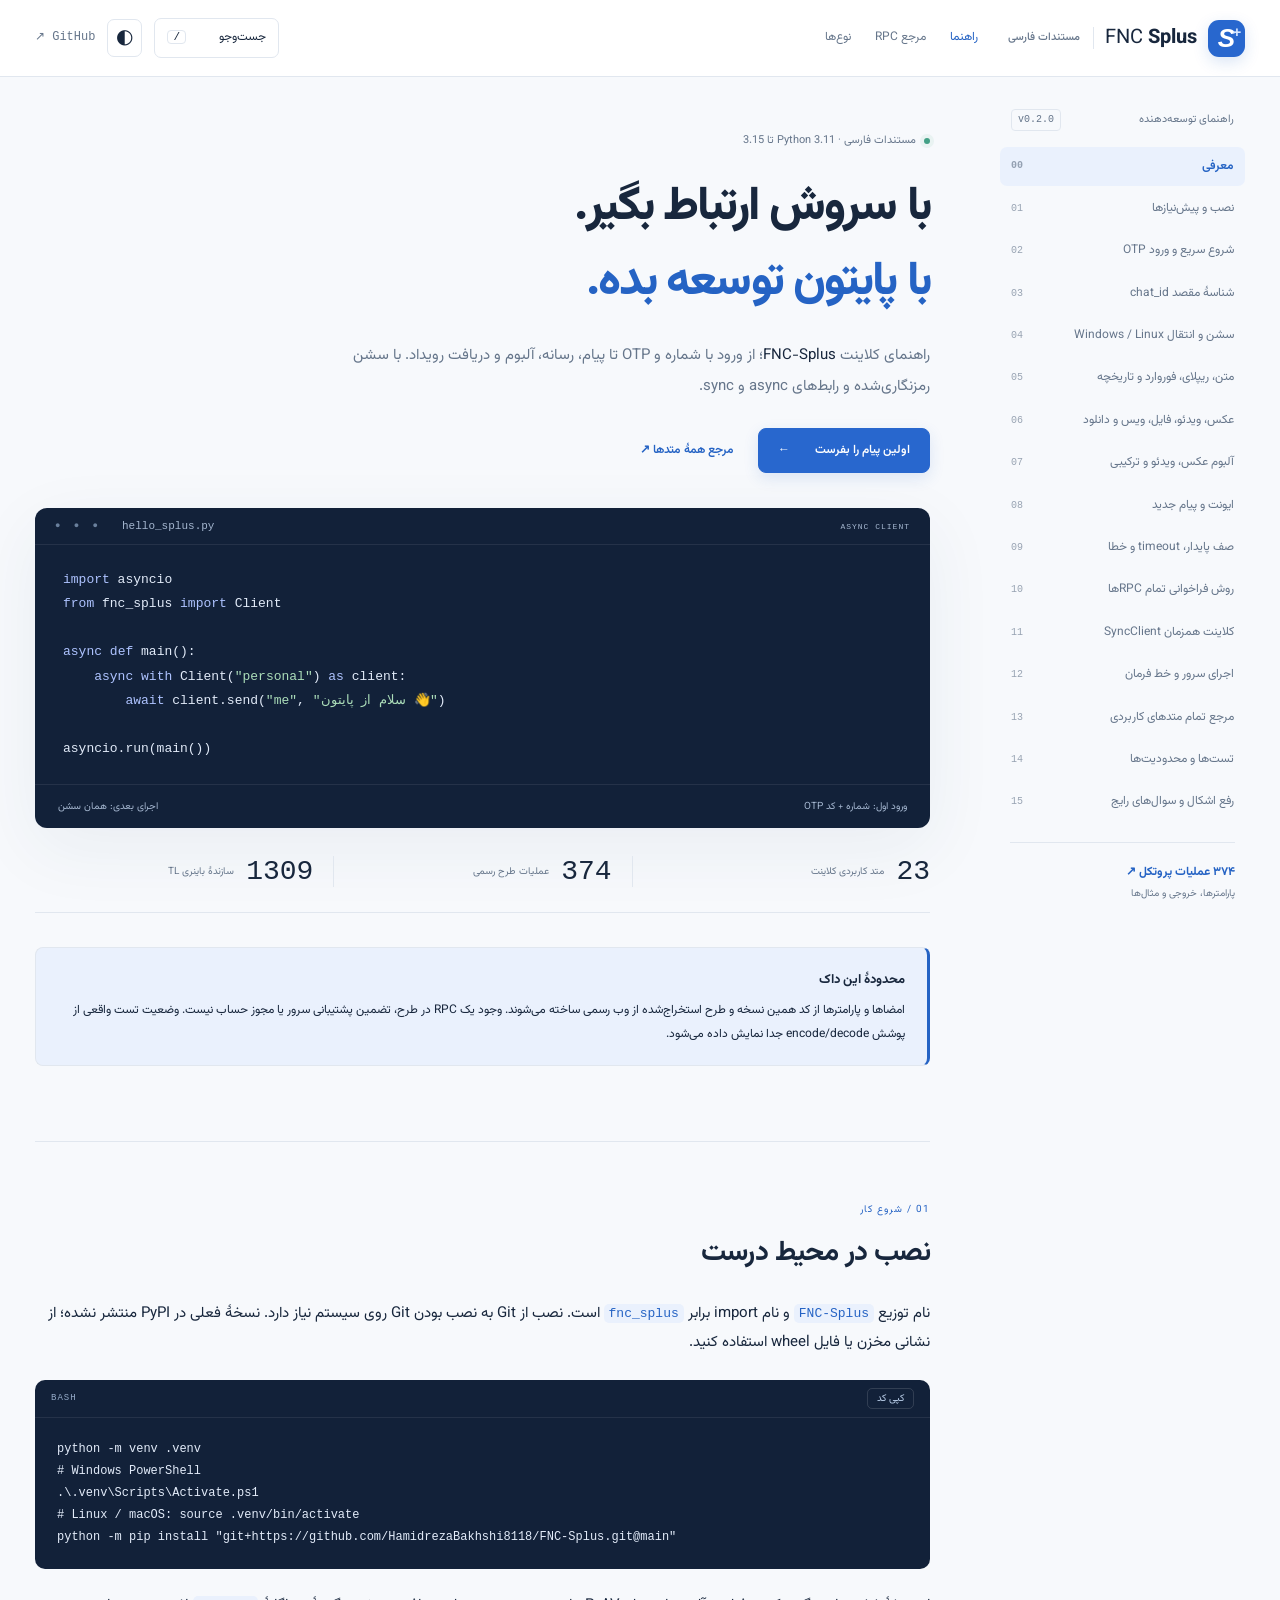
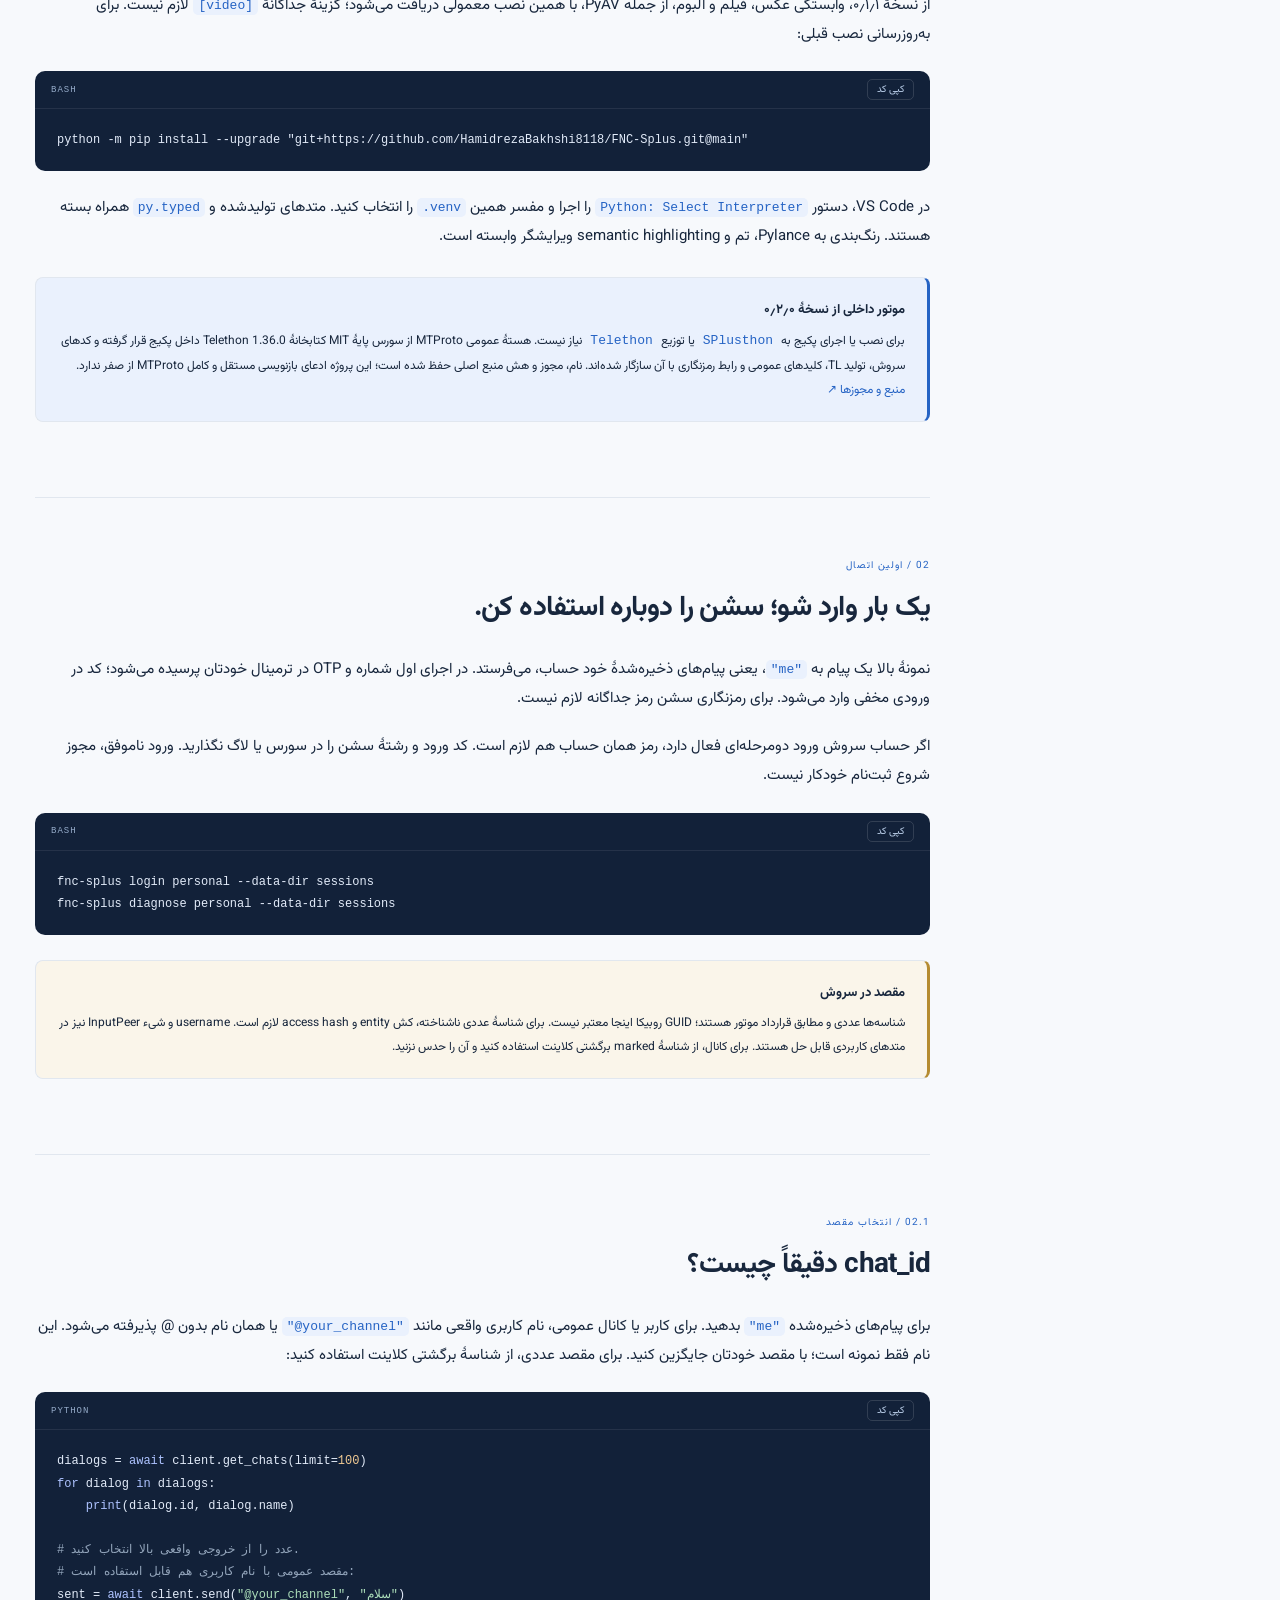
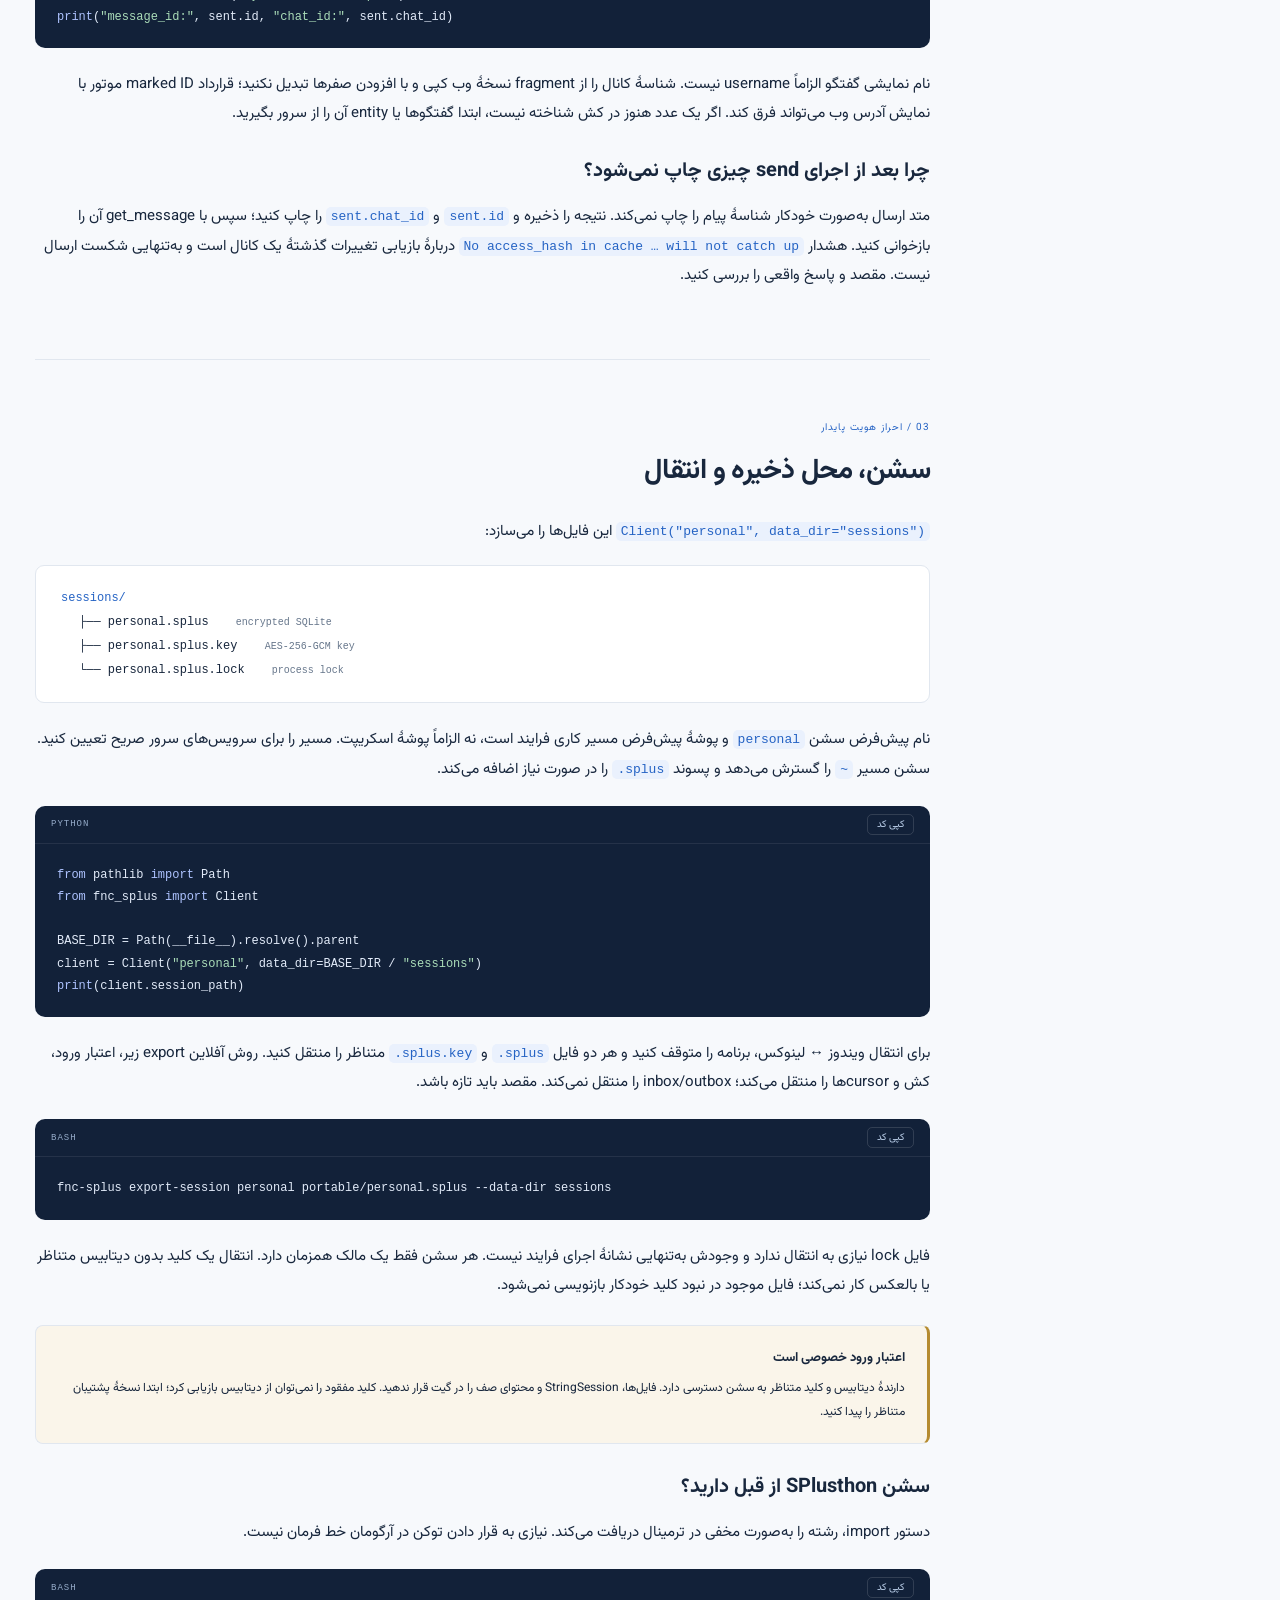
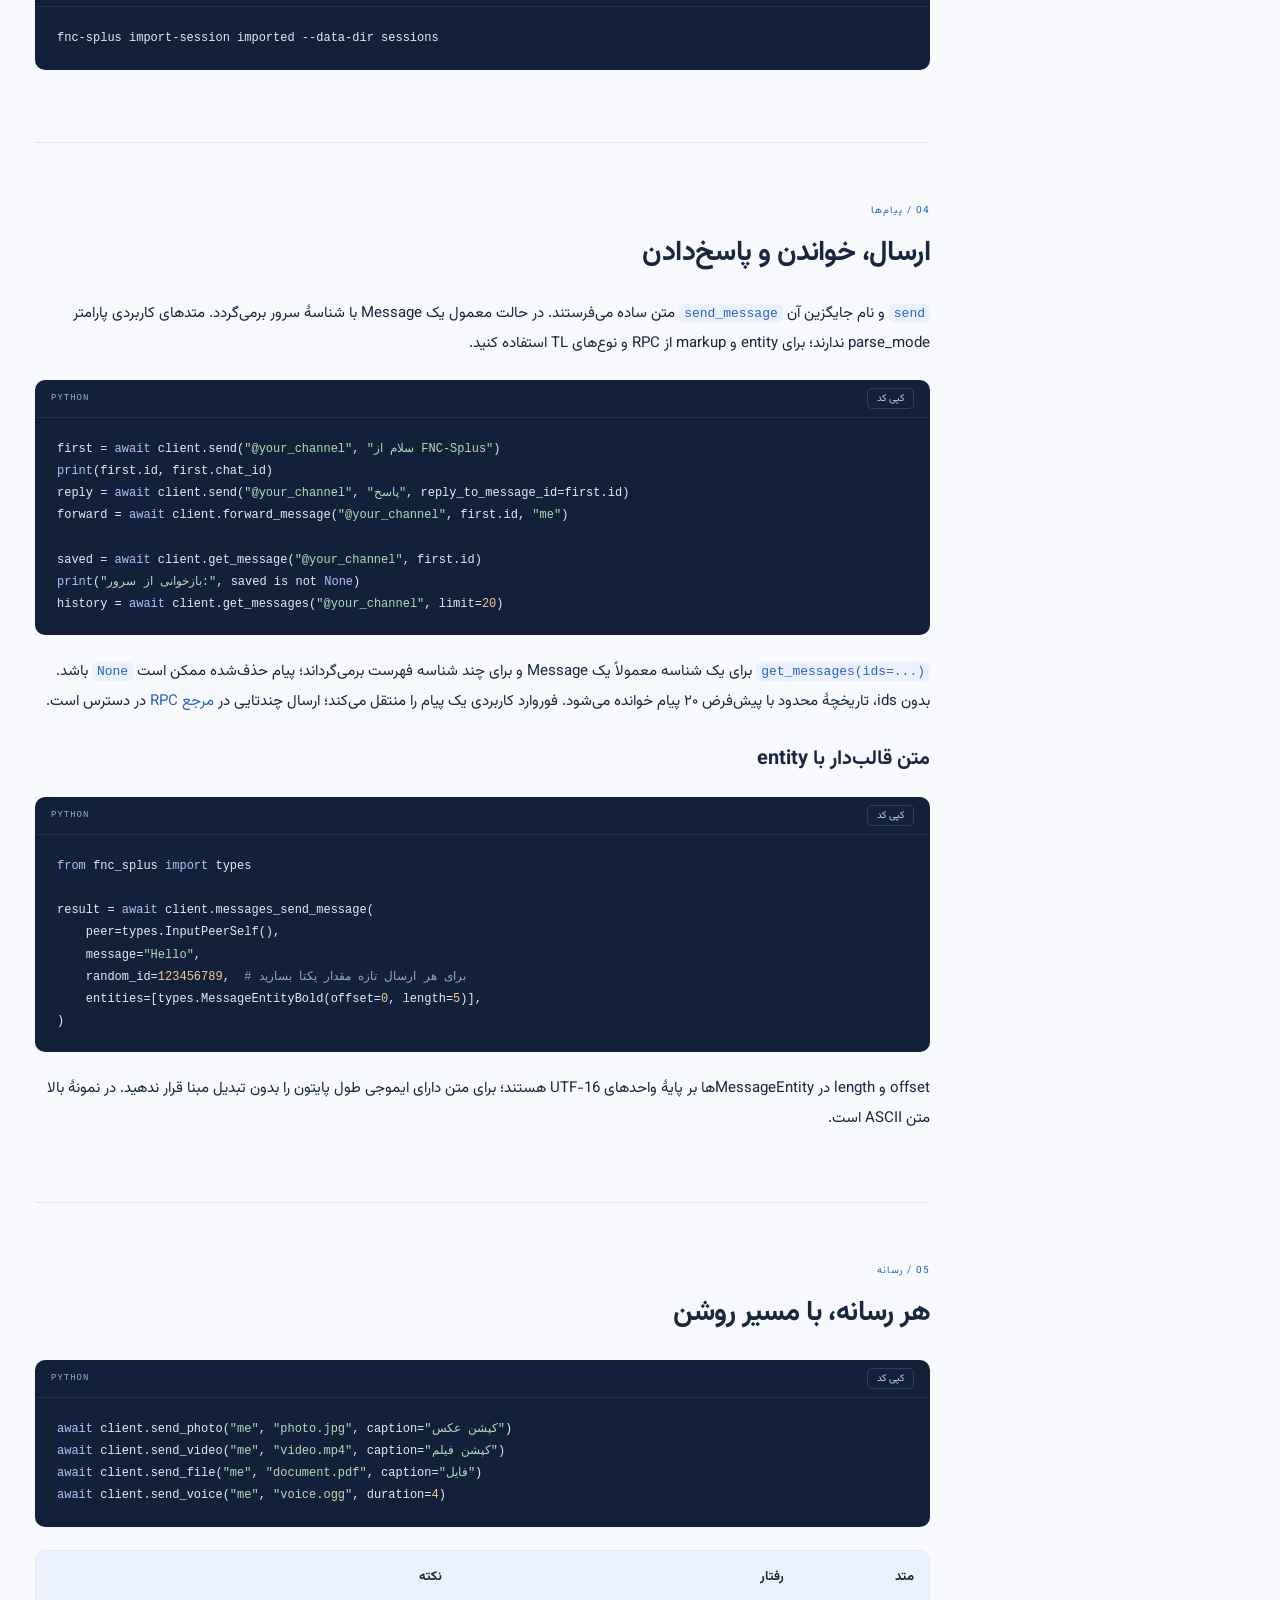
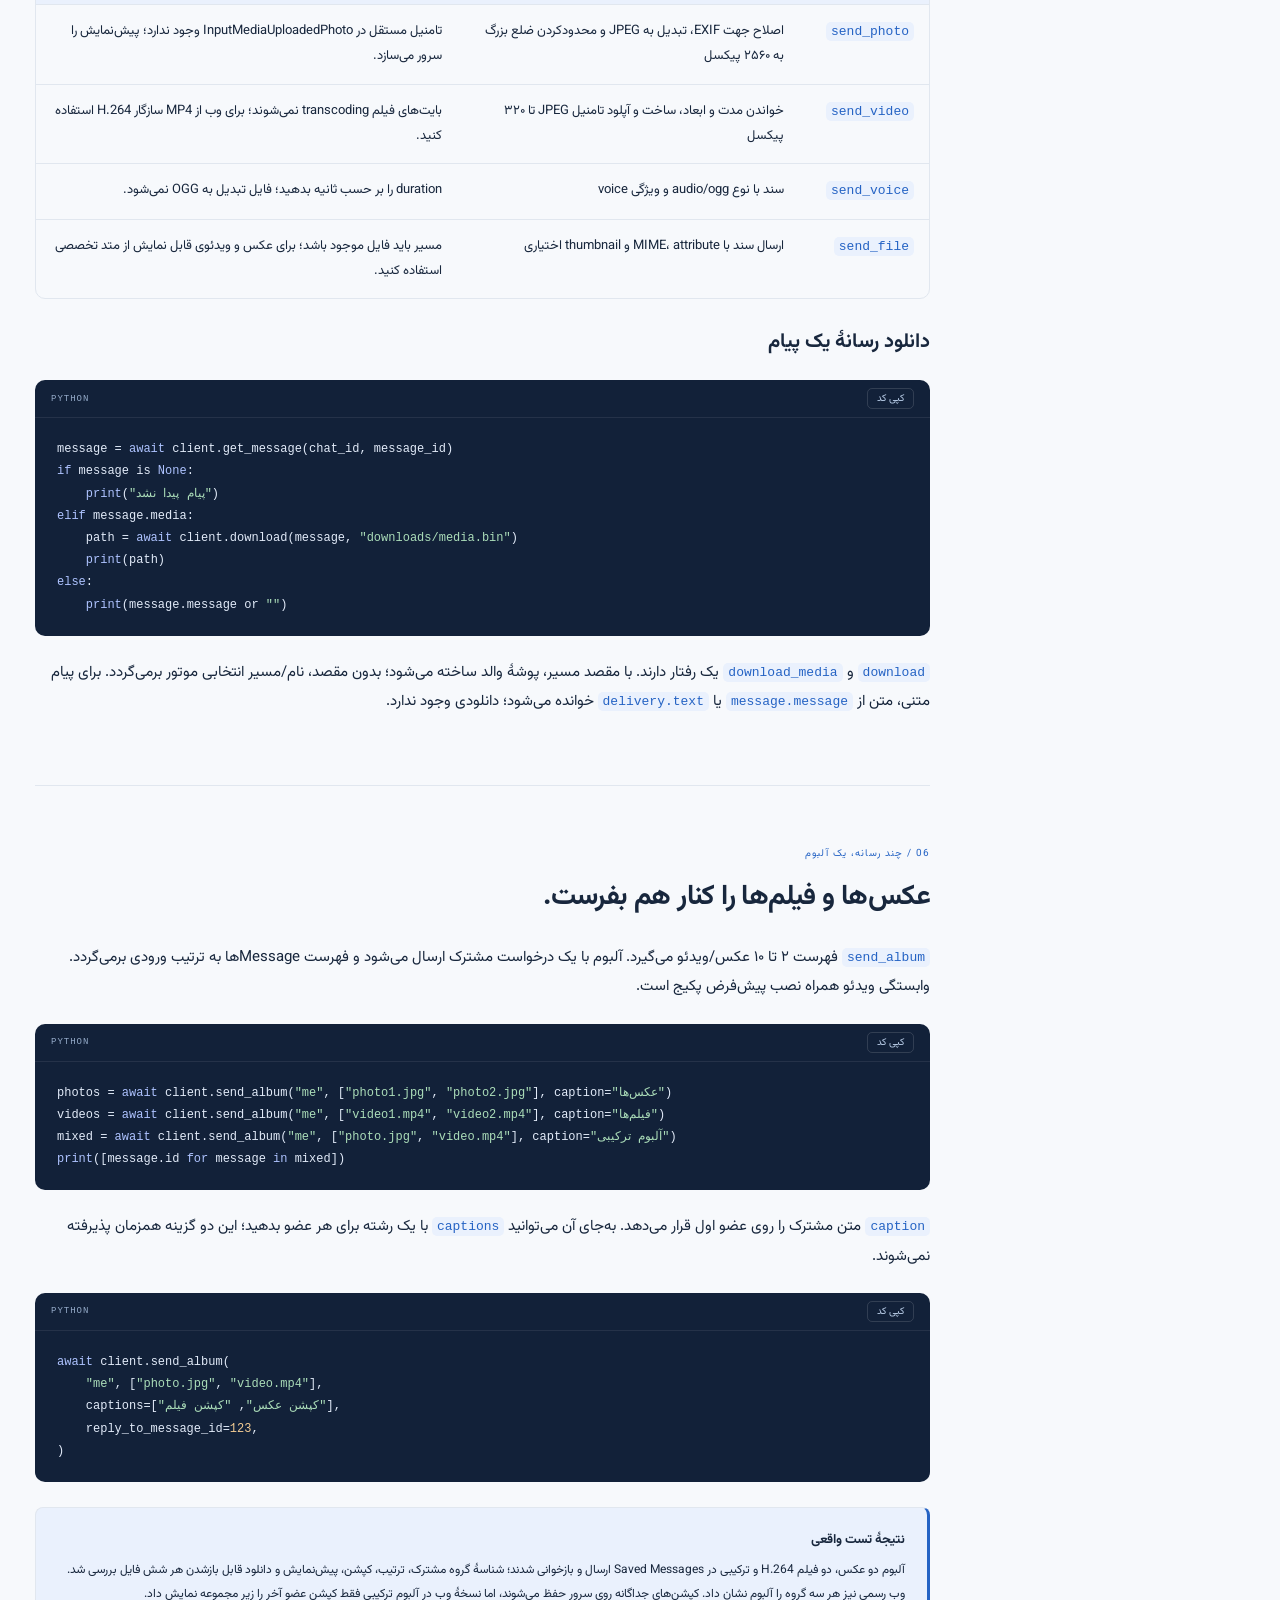
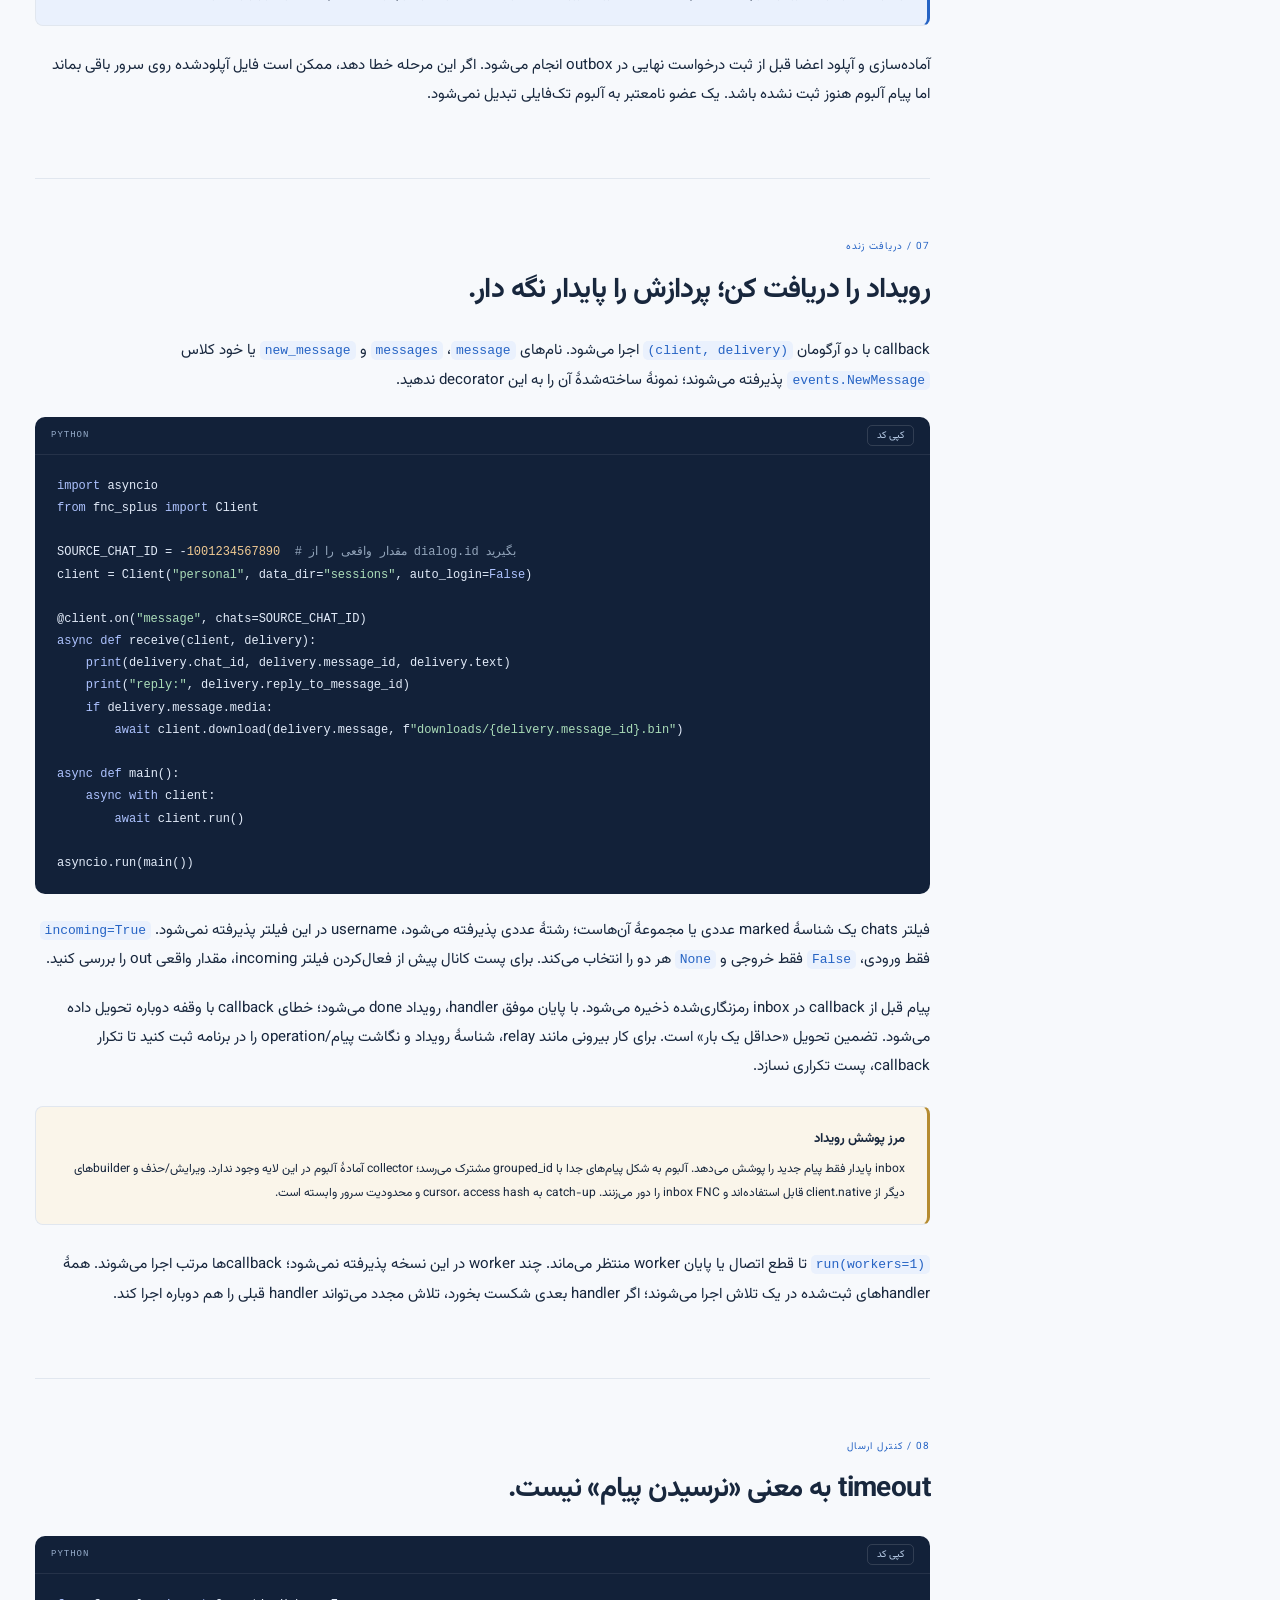
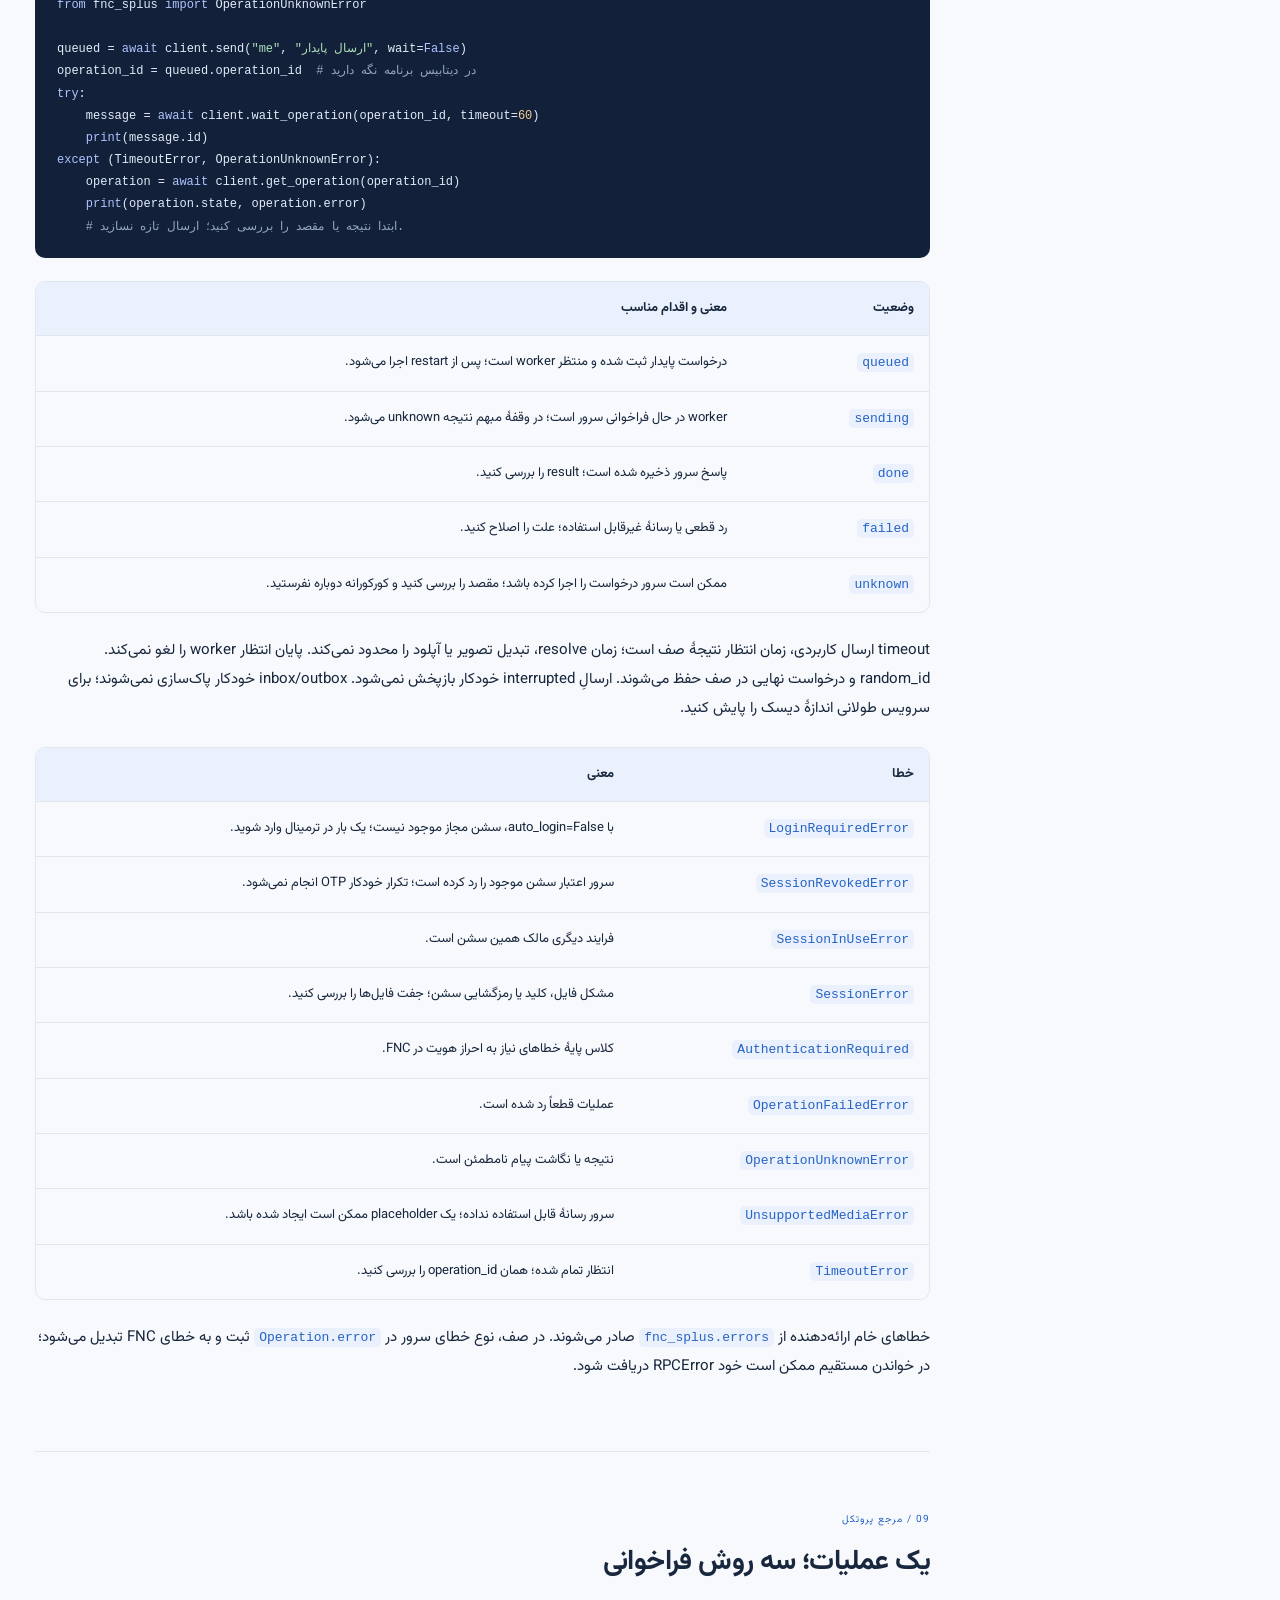
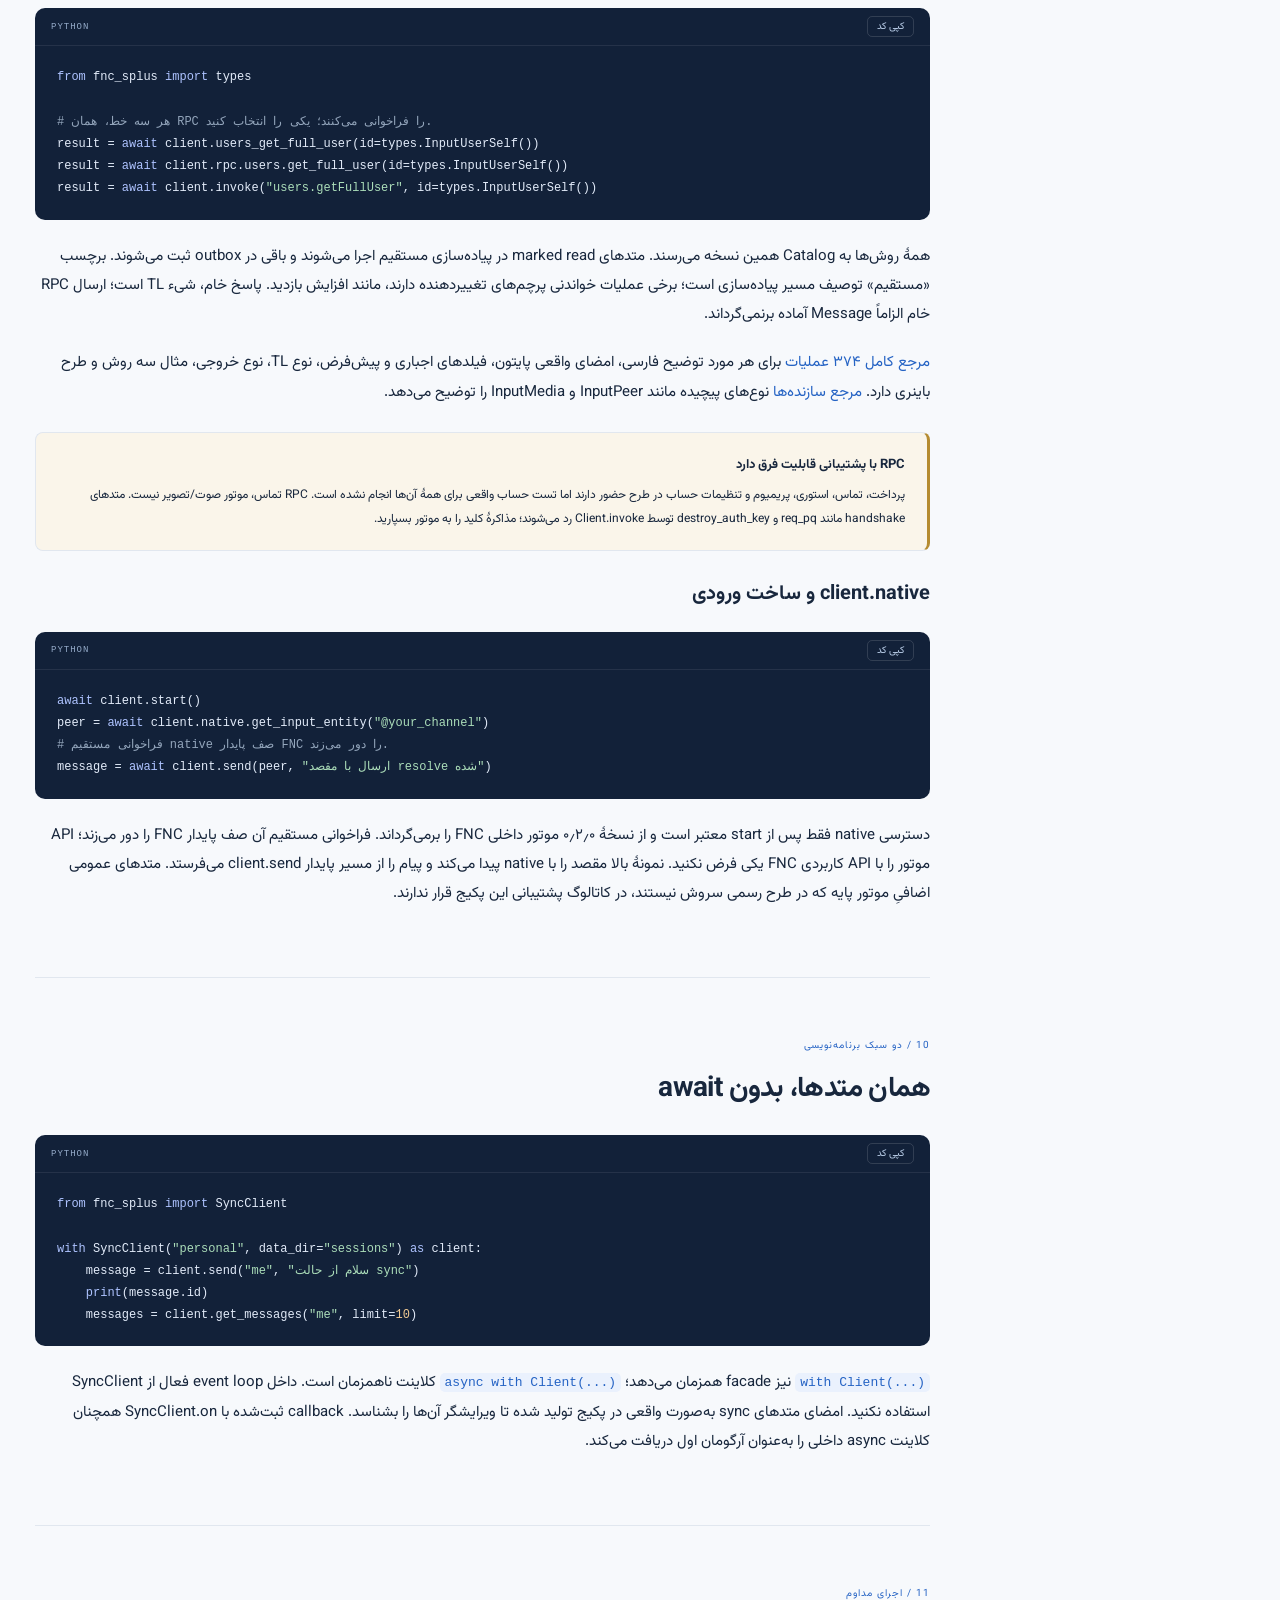
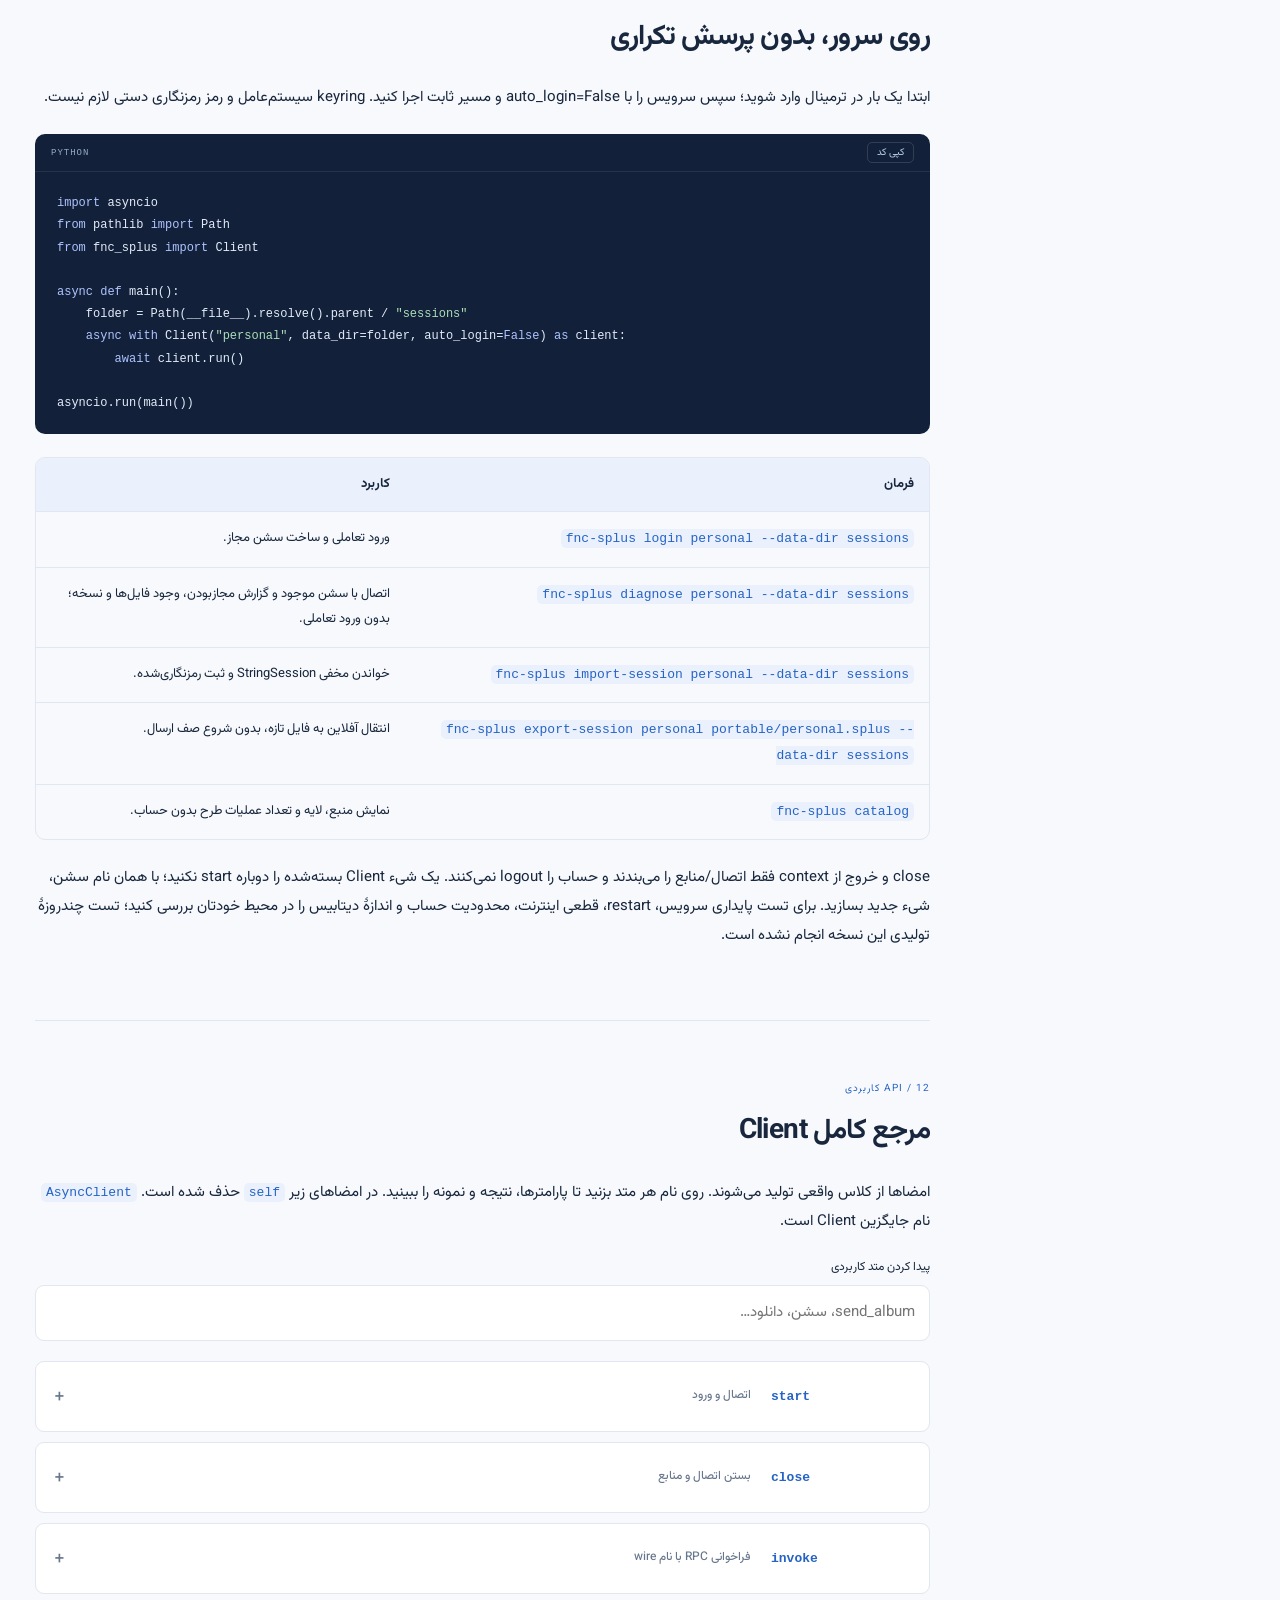
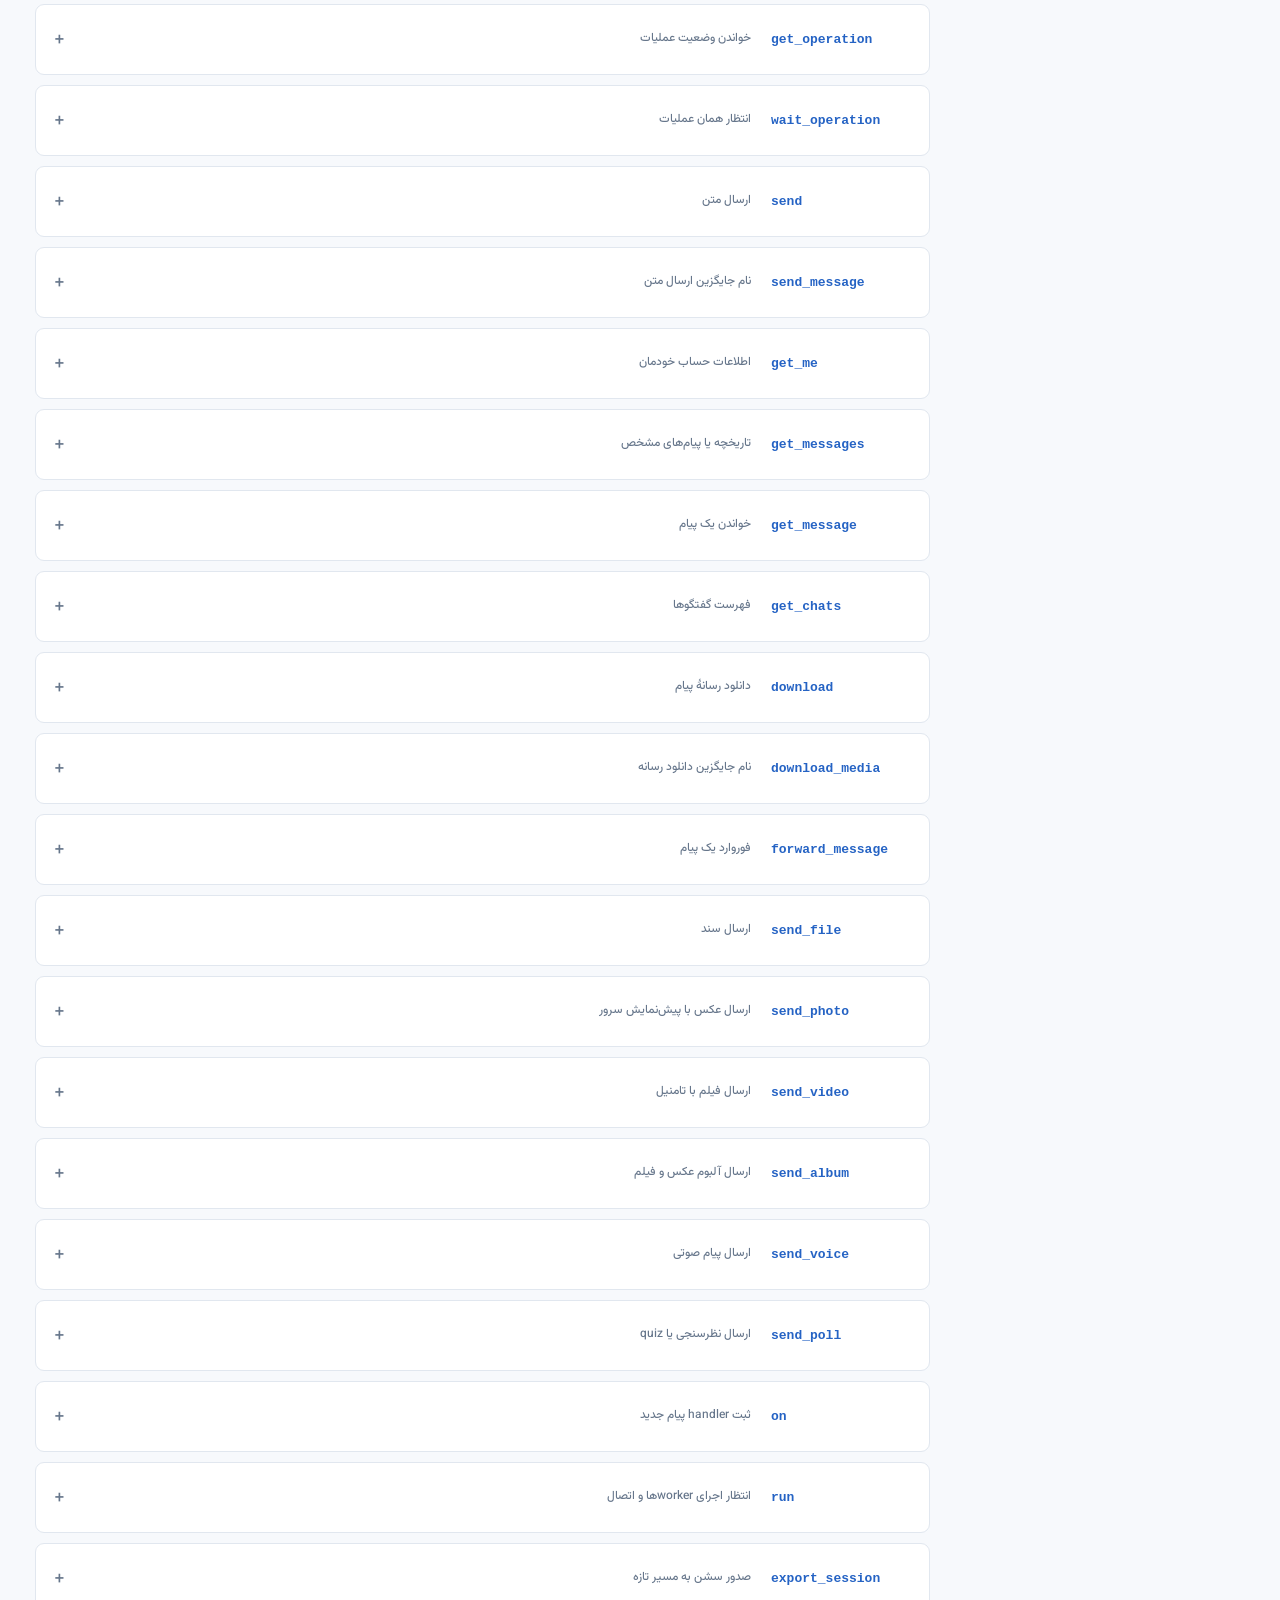
<file: docs/site/index.html>
<!doctype html>
<html lang="fa" dir="rtl" data-theme="light"><head><meta charset="utf-8"><meta name="viewport" content="width=device-width,initial-scale=1"><meta name="description" content="مستندات فارسی FNC-Splus؛ ورود و سشن، پیام و آلبوم، ایونت و مرجع کامل متدهای سروش پلاس."><meta name="theme-color" content="#f7f9fc"><title>راهنمای فارسی کلاینت پایتون — FNC-Splus</title><link rel="icon" href="favicon.svg" type="image/svg+xml"><link rel="stylesheet" href="styles.css"><script src="reference.js" defer></script><script src="docs.js" defer></script></head><body data-page="guide"><a class="skip-link" href="#main">رفتن به محتوا</a><header class="site-header"><div class="header-inner">
<a class="brand" href="index.html"><span class="brand-icon" aria-hidden="true">S<span>+</span></span><span dir="ltr">FNC <b>Splus</b></span><span class="brand-caption">مستندات فارسی</span></a>
<nav class="top-nav" aria-label="ناوبری اصلی"><a href="index.html">راهنما</a><a href="api.html">مرجع RPC</a><a href="types.html">نوع‌ها</a></nav>
<div class="header-actions"><button id="search-trigger" aria-label="جست‌وجوی مستندات">جست‌وجو <kbd>/</kbd></button><button id="theme-toggle" aria-label="تغییر تم">◐</button><a class="github-link" href="https://github.com/HamidrezaBakhshi8118/FNC-Splus">GitHub ↗</a></div></div></header><div class="guide-layout"><aside class="sidebar"><div class="sidebar-kicker">راهنمای توسعه‌دهنده <span>v0.2.0</span></div><nav aria-label="بخش‌های راهنما"><a class="nav-link" href="#overview"><span>معرفی</span><small>00</small></a><a class="nav-link" href="#installation"><span>نصب و پیش‌نیازها</span><small>01</small></a><a class="nav-link" href="#quickstart"><span>شروع سریع و ورود OTP</span><small>02</small></a><a class="nav-link" href="#chat-id"><span>شناسهٔ مقصد chat_id</span><small>03</small></a><a class="nav-link" href="#sessions"><span>سشن و انتقال Windows / Linux</span><small>04</small></a><a class="nav-link" href="#messages"><span>متن، ریپلای، فوروارد و تاریخچه</span><small>05</small></a><a class="nav-link" href="#media"><span>عکس، ویدئو، فایل، ویس و دانلود</span><small>06</small></a><a class="nav-link" href="#albums"><span>آلبوم عکس، ویدئو و ترکیبی</span><small>07</small></a><a class="nav-link" href="#events"><span>ایونت و پیام جدید</span><small>08</small></a><a class="nav-link" href="#operations"><span>صف پایدار، timeout و خطا</span><small>09</small></a><a class="nav-link" href="#raw-api"><span>روش فراخوانی تمام RPCها</span><small>10</small></a><a class="nav-link" href="#sync"><span>کلاینت همزمان SyncClient</span><small>11</small></a><a class="nav-link" href="#server"><span>اجرای سرور و خط فرمان</span><small>12</small></a><a class="nav-link" href="#client-reference"><span>مرجع تمام متدهای کاربردی</span><small>13</small></a><a class="nav-link" href="#validation"><span>تست‌ها و محدودیت‌ها</span><small>14</small></a><a class="nav-link" href="#faq"><span>رفع اشکال و سوال‌های رایج</span><small>15</small></a></nav><a class="sidebar-reference" href="api.html"><b>۳۷۴ عملیات پروتکل ↗</b><span>پارامترها، خروجی و مثال‌ها</span></a><a class="sidebar-reference" href="types.html">فرهنگ نوع‌های TL ↗</a></aside><main id="main" class="guide-main"><section id="overview" class="hero" data-title="معرفی">
 <div class="eyebrow"><span class="status-dot"></span> مستندات فارسی · Python 3.11 تا 3.15</div>
 <h1>با سروش ارتباط بگیر.<br><span>با پایتون توسعه بده.</span></h1>
 <p class="hero-lead">راهنمای کلاینت <bdi>FNC-Splus</bdi>؛ از ورود با شماره و OTP تا پیام، رسانه، آلبوم و دریافت رویداد. با سشن رمزنگاری‌شده و رابط‌های async و sync.</p>
 <div class="hero-actions"><a class="primary-button" href="#quickstart">اولین پیام را بفرست <span aria-hidden="true">←</span></a><a class="text-button" href="api.html">مرجع همهٔ متدها ↗</a></div>
 <div class="hero-terminal"><div class="terminal-bar"><span class="terminal-dots">● ● ●</span><span>hello_splus.py</span><span class="terminal-label">ASYNC CLIENT</span></div><pre><code class="language-python">import asyncio
from fnc_splus import Client

async def main():
    async with Client("personal") as client:
        await client.send("me", "سلام از پایتون 👋")

asyncio.run(main())</code></pre><div class="terminal-foot">ورود اول: شماره + کد OTP <span>اجرای بعدی: همان سشن</span></div></div>
 <div class="metric-strip"><a href="#client-reference"><strong>23</strong><span>متد کاربردی کلاینت</span></a><a href="api.html"><strong>374</strong><span>عملیات طرح رسمی</span></a><a href="types.html"><strong>1309</strong><span>سازندهٔ باینری TL</span></a></div>
 <div class="callout"><b>محدودهٔ این داک</b><p>امضاها و پارامترها از کد همین نسخه و طرح استخراج‌شده از وب رسمی ساخته می‌شوند. وجود یک RPC در طرح، تضمین پشتیبانی سرور یا مجوز حساب نیست. وضعیت تست واقعی از پوشش encode/decode جدا نمایش داده می‌شود.</p></div>
</section>
<section id="installation" data-title="نصب و پیش‌نیازها"><div class="section-label">01 / شروع کار</div><h2>نصب در محیط درست</h2><p>نام توزیع <code>FNC-Splus</code> و نام import برابر <code>fnc_splus</code> است. نصب از Git به نصب بودن Git روی سیستم نیاز دارد. نسخهٔ فعلی در PyPI منتشر نشده؛ از نشانی مخزن یا فایل wheel استفاده کنید.</p>
<div class="code-card"><div class="code-bar"><span>BASH</span><button class="copy-button" type="button">کپی کد</button></div><pre dir="ltr"><code class="language-bash">python -m venv .venv
# Windows PowerShell
.\.venv\Scripts\Activate.ps1
# Linux / macOS: source .venv/bin/activate
python -m pip install &quot;git+https://github.com/HamidrezaBakhshi8118/FNC-Splus.git@main&quot;</code></pre></div>
<p>از نسخهٔ ۰٫۱٫۱، وابستگی عکس، فیلم و آلبوم، از جمله PyAV، با همین نصب معمولی دریافت می‌شود؛ گزینهٔ جداگانهٔ <code>[video]</code> لازم نیست. برای به‌روزرسانی نصب قبلی:</p>
<div class="code-card"><div class="code-bar"><span>BASH</span><button class="copy-button" type="button">کپی کد</button></div><pre dir="ltr"><code class="language-bash">python -m pip install --upgrade &quot;git+https://github.com/HamidrezaBakhshi8118/FNC-Splus.git@main&quot;</code></pre></div>
<p>در VS Code، دستور <code>Python: Select Interpreter</code> را اجرا و مفسر همین <code>.venv</code> را انتخاب کنید. متدهای تولیدشده و <code>py.typed</code> همراه بسته هستند. رنگ‌بندی به Pylance، تم و semantic highlighting ویرایشگر وابسته است.</p>
<div class="callout"><b>موتور داخلی از نسخهٔ ۰٫۲٫۰</b><p>برای نصب یا اجرای پکیج به <code>SPlusthon</code> یا توزیع <code>Telethon</code> نیاز نیست. هستهٔ عمومی MTProto از سورس پایهٔ MIT کتابخانهٔ Telethon 1.36.0 داخل پکیج قرار گرفته و کدهای سروش، تولید TL، کلیدهای عمومی و رابط رمزنگاری با آن سازگار شده‌اند. نام، مجوز و هش منبع اصلی حفظ شده است؛ این پروژه ادعای بازنویسی مستقل و کامل MTProto از صفر ندارد. <a href="https://github.com/HamidrezaBakhshi8118/FNC-Splus/blob/main/THIRD_PARTY_NOTICES.md">منبع و مجوزها ↗</a></p></div></section>
<section id="quickstart" data-title="شروع سریع و ورود OTP"><div class="section-label">02 / اولین اتصال</div><h2>یک بار وارد شو؛ سشن را دوباره استفاده کن.</h2><p>نمونهٔ بالا یک پیام به <code>"me"</code>، یعنی پیام‌های ذخیره‌شدهٔ خود حساب، می‌فرستد. در اجرای اول شماره و OTP در ترمینال خودتان پرسیده می‌شود؛ کد در ورودی مخفی وارد می‌شود. برای رمزنگاری سشن رمز جداگانه لازم نیست.</p><p>اگر حساب سروش ورود دومرحله‌ای فعال دارد، رمز همان حساب هم لازم است. کد ورود و رشتهٔ سشن را در سورس یا لاگ نگذارید. ورود ناموفق، مجوز شروع ثبت‌نام خودکار نیست.</p>
<div class="code-card"><div class="code-bar"><span>BASH</span><button class="copy-button" type="button">کپی کد</button></div><pre dir="ltr"><code class="language-bash">fnc-splus login personal --data-dir sessions
fnc-splus diagnose personal --data-dir sessions</code></pre></div>
<div class="callout warning"><b>مقصد در سروش</b><p>شناسه‌ها عددی و مطابق قرارداد موتور هستند؛ GUID روبیکا اینجا معتبر نیست. برای شناسهٔ عددی ناشناخته، کش entity و access hash لازم است. username و شیء InputPeer نیز در متدهای کاربردی قابل حل هستند. برای کانال، از شناسهٔ marked برگشتی کلاینت استفاده کنید و آن را حدس نزنید.</p></div></section>
<section id="chat-id" data-title="شناسهٔ مقصد chat_id"><div class="section-label">02.1 / انتخاب مقصد</div><h2>chat_id دقیقاً چیست؟</h2><p>برای پیام‌های ذخیره‌شده <code>"me"</code> بدهید. برای کاربر یا کانال عمومی، نام کاربری واقعی مانند <code>"@your_channel"</code> یا همان نام بدون @ پذیرفته می‌شود. این نام فقط نمونه است؛ با مقصد خودتان جایگزین کنید. برای مقصد عددی، از شناسهٔ برگشتی کلاینت استفاده کنید:</p><div class="code-card"><div class="code-bar"><span>PYTHON</span><button class="copy-button" type="button">کپی کد</button></div><pre dir="ltr"><code class="language-python">dialogs = await client.get_chats(limit=100)
for dialog in dialogs:
    print(dialog.id, dialog.name)

# عدد را از خروجی واقعی بالا انتخاب کنید.
# مقصد عمومی با نام کاربری هم قابل استفاده است:
sent = await client.send(&quot;@your_channel&quot;, &quot;سلام&quot;)
print(&quot;message_id:&quot;, sent.id, &quot;chat_id:&quot;, sent.chat_id)</code></pre></div><p>نام نمایشی گفتگو الزاماً username نیست. شناسهٔ کانال را از fragment نسخهٔ وب کپی و با افزودن صفرها تبدیل نکنید؛ قرارداد marked ID موتور با نمایش آدرس وب می‌تواند فرق کند. اگر یک عدد هنوز در کش شناخته نیست، ابتدا گفتگوها یا entity آن را از سرور بگیرید.</p><h3>چرا بعد از اجرای send چیزی چاپ نمی‌شود؟</h3><p>متد ارسال به‌صورت خودکار شناسهٔ پیام را چاپ نمی‌کند. نتیجه را ذخیره و <code>sent.id</code> و <code>sent.chat_id</code> را چاپ کنید؛ سپس با get_message آن را بازخوانی کنید. هشدار <code>No access_hash in cache … will not catch up</code> دربارهٔ بازیابی تغییرات گذشتهٔ یک کانال است و به‌تنهایی شکست ارسال نیست. مقصد و پاسخ واقعی را بررسی کنید.</p></section>
<section id="sessions" data-title="سشن و انتقال Windows / Linux"><div class="section-label">03 / احراز هویت پایدار</div><h2>سشن، محل ذخیره و انتقال</h2><p><code>Client("personal", data_dir="sessions")</code> این فایل‌ها را می‌سازد:</p><div class="file-tree" dir="ltr"><span>sessions/</span><div>├── personal.splus <em>encrypted SQLite</em><br>├── personal.splus.key <em>AES-256-GCM key</em><br>└── personal.splus.lock <em>process lock</em></div></div><p>نام پیش‌فرض سشن <code>personal</code> و پوشهٔ پیش‌فرض مسیر کاری فرایند است، نه الزاماً پوشهٔ اسکریپت. مسیر را برای سرویس‌های سرور صریح تعیین کنید. سشن مسیر <code>~</code> را گسترش می‌دهد و پسوند <code>.splus</code> را در صورت نیاز اضافه می‌کند.</p>
<div class="code-card"><div class="code-bar"><span>PYTHON</span><button class="copy-button" type="button">کپی کد</button></div><pre dir="ltr"><code class="language-python">from pathlib import Path
from fnc_splus import Client

BASE_DIR = Path(__file__).resolve().parent
client = Client(&quot;personal&quot;, data_dir=BASE_DIR / &quot;sessions&quot;)
print(client.session_path)</code></pre></div>
<p>برای انتقال ویندوز ↔ لینوکس، برنامه را متوقف کنید و هر دو فایل <code>.splus</code> و <code>.splus.key</code> متناظر را منتقل کنید. روش آفلاین export زیر، اعتبار ورود، کش و cursorها را منتقل می‌کند؛ inbox/outbox را منتقل نمی‌کند. مقصد باید تازه باشد.</p>
<div class="code-card"><div class="code-bar"><span>BASH</span><button class="copy-button" type="button">کپی کد</button></div><pre dir="ltr"><code class="language-bash">fnc-splus export-session personal portable/personal.splus --data-dir sessions</code></pre></div>
<p>فایل lock نیازی به انتقال ندارد و وجودش به‌تنهایی نشانهٔ اجرای فرایند نیست. هر سشن فقط یک مالک همزمان دارد. انتقال یک کلید بدون دیتابیس متناظر یا بالعکس کار نمی‌کند؛ فایل موجود در نبود کلید خودکار بازنویسی نمی‌شود.</p><div class="callout warning"><b>اعتبار ورود خصوصی است</b><p>دارندهٔ دیتابیس و کلید متناظر به سشن دسترسی دارد. فایل‌ها، StringSession و محتوای صف را در گیت قرار ندهید. کلید مفقود را نمی‌توان از دیتابیس بازیابی کرد؛ ابتدا نسخهٔ پشتیبان متناظر را پیدا کنید.</p></div>
<h3>سشن SPlusthon از قبل دارید؟</h3><p>دستور import، رشته را به‌صورت مخفی در ترمینال دریافت می‌کند. نیازی به قرار دادن توکن در آرگومان خط فرمان نیست.</p><div class="code-card"><div class="code-bar"><span>BASH</span><button class="copy-button" type="button">کپی کد</button></div><pre dir="ltr"><code class="language-bash">fnc-splus import-session imported --data-dir sessions</code></pre></div>
</section>
<section id="messages" data-title="متن، ریپلای، فوروارد و تاریخچه"><div class="section-label">04 / پیام‌ها</div><h2>ارسال، خواندن و پاسخ‌دادن</h2><p><code>send</code> و نام جایگزین آن <code>send_message</code> متن ساده می‌فرستند. در حالت معمول یک Message با شناسهٔ سرور برمی‌گردد. متدهای کاربردی پارامتر parse_mode ندارند؛ برای entity و markup از RPC و نوع‌های TL استفاده کنید.</p><div class="code-card"><div class="code-bar"><span>PYTHON</span><button class="copy-button" type="button">کپی کد</button></div><pre dir="ltr"><code class="language-python">first = await client.send(&quot;@your_channel&quot;, &quot;سلام از FNC-Splus&quot;)
print(first.id, first.chat_id)
reply = await client.send(&quot;@your_channel&quot;, &quot;پاسخ&quot;, reply_to_message_id=first.id)
forward = await client.forward_message(&quot;@your_channel&quot;, first.id, &quot;me&quot;)

saved = await client.get_message(&quot;@your_channel&quot;, first.id)
print(&quot;بازخوانی از سرور:&quot;, saved is not None)
history = await client.get_messages(&quot;@your_channel&quot;, limit=20)</code></pre></div>
<p><code>get_messages(ids=...)</code> برای یک شناسه معمولاً یک Message و برای چند شناسه فهرست برمی‌گرداند؛ پیام حذف‌شده ممکن است <code>None</code> باشد. بدون ids، تاریخچهٔ محدود با پیش‌فرض ۲۰ پیام خوانده می‌شود. فوروارد کاربردی یک پیام را منتقل می‌کند؛ ارسال چندتایی در <a href="api.html#messages.forwardMessages">مرجع RPC</a> در دسترس است.</p>
<h3>متن قالب‌دار با entity</h3><div class="code-card"><div class="code-bar"><span>PYTHON</span><button class="copy-button" type="button">کپی کد</button></div><pre dir="ltr"><code class="language-python">from fnc_splus import types

result = await client.messages_send_message(
    peer=types.InputPeerSelf(),
    message=&quot;Hello&quot;,
    random_id=123456789,  # برای هر ارسال تازه مقدار یکتا بسازید
    entities=[types.MessageEntityBold(offset=0, length=5)],
)</code></pre></div>
<p>offset و length در MessageEntityها بر پایهٔ واحدهای UTF-16 هستند؛ برای متن دارای ایموجی طول پایتون را بدون تبدیل مبنا قرار ندهید. در نمونهٔ بالا متن ASCII است.</p></section>
<section id="media" data-title="عکس، ویدئو، فایل، ویس و دانلود"><div class="section-label">05 / رسانه</div><h2>هر رسانه، با مسیر روشن</h2><div class="code-card"><div class="code-bar"><span>PYTHON</span><button class="copy-button" type="button">کپی کد</button></div><pre dir="ltr"><code class="language-python">await client.send_photo(&quot;me&quot;, &quot;photo.jpg&quot;, caption=&quot;کپشن عکس&quot;)
await client.send_video(&quot;me&quot;, &quot;video.mp4&quot;, caption=&quot;کپشن فیلم&quot;)
await client.send_file(&quot;me&quot;, &quot;document.pdf&quot;, caption=&quot;فایل&quot;)
await client.send_voice(&quot;me&quot;, &quot;voice.ogg&quot;, duration=4)</code></pre></div>
<div class="table-wrap"><table><thead><tr><th>متد</th><th>رفتار</th><th>نکته</th></tr></thead><tbody><tr><td><code>send_photo</code></td><td>اصلاح جهت EXIF، تبدیل به JPEG و محدودکردن ضلع بزرگ به ۲۵۶۰ پیکسل</td><td>تامنیل مستقل در InputMediaUploadedPhoto وجود ندارد؛ پیش‌نمایش را سرور می‌سازد.</td></tr><tr><td><code>send_video</code></td><td>خواندن مدت و ابعاد، ساخت و آپلود تامنیل JPEG تا ۳۲۰ پیکسل</td><td>بایت‌های فیلم transcoding نمی‌شوند؛ برای وب از MP4 سازگار H.264 استفاده کنید.</td></tr><tr><td><code>send_voice</code></td><td>سند با نوع audio/ogg و ویژگی voice</td><td>duration را بر حسب ثانیه بدهید؛ فایل تبدیل به OGG نمی‌شود.</td></tr><tr><td><code>send_file</code></td><td>ارسال سند با MIME، attribute و thumbnail اختیاری</td><td>مسیر باید فایل موجود باشد؛ برای عکس و ویدئوی قابل نمایش از متد تخصصی استفاده کنید.</td></tr></tbody></table></div>
<h3>دانلود رسانهٔ یک پیام</h3><div class="code-card"><div class="code-bar"><span>PYTHON</span><button class="copy-button" type="button">کپی کد</button></div><pre dir="ltr"><code class="language-python">message = await client.get_message(chat_id, message_id)
if message is None:
    print(&quot;پیام پیدا نشد&quot;)
elif message.media:
    path = await client.download(message, &quot;downloads/media.bin&quot;)
    print(path)
else:
    print(message.message or &quot;&quot;)</code></pre></div>
<p><code>download</code> و <code>download_media</code> یک رفتار دارند. با مقصد مسیر، پوشهٔ والد ساخته می‌شود؛ بدون مقصد، نام/مسیر انتخابی موتور برمی‌گردد. برای پیام متنی، متن از <code>message.message</code> یا <code>delivery.text</code> خوانده می‌شود؛ دانلودی وجود ندارد.</p></section>
<section id="albums" data-title="آلبوم عکس، ویدئو و ترکیبی"><div class="section-label">06 / چند رسانه، یک آلبوم</div><h2>عکس‌ها و فیلم‌ها را کنار هم بفرست.</h2><p><code>send_album</code> فهرست ۲ تا ۱۰ عکس/ویدئو می‌گیرد. آلبوم با یک درخواست مشترک ارسال می‌شود و فهرست Messageها به ترتیب ورودی برمی‌گردد. وابستگی ویدئو همراه نصب پیش‌فرض پکیج است.</p><div class="code-card"><div class="code-bar"><span>PYTHON</span><button class="copy-button" type="button">کپی کد</button></div><pre dir="ltr"><code class="language-python">photos = await client.send_album(&quot;me&quot;, [&quot;photo1.jpg&quot;, &quot;photo2.jpg&quot;], caption=&quot;عکس‌ها&quot;)
videos = await client.send_album(&quot;me&quot;, [&quot;video1.mp4&quot;, &quot;video2.mp4&quot;], caption=&quot;فیلم‌ها&quot;)
mixed = await client.send_album(&quot;me&quot;, [&quot;photo.jpg&quot;, &quot;video.mp4&quot;], caption=&quot;آلبوم ترکیبی&quot;)
print([message.id for message in mixed])</code></pre></div>
<p><code>caption</code> متن مشترک را روی عضو اول قرار می‌دهد. به‌جای آن می‌توانید <code>captions</code> با یک رشته برای هر عضو بدهید؛ این دو گزینه همزمان پذیرفته نمی‌شوند.</p><div class="code-card"><div class="code-bar"><span>PYTHON</span><button class="copy-button" type="button">کپی کد</button></div><pre dir="ltr"><code class="language-python">await client.send_album(
    &quot;me&quot;, [&quot;photo.jpg&quot;, &quot;video.mp4&quot;],
    captions=[&quot;کپشن عکس&quot;, &quot;کپشن فیلم&quot;],
    reply_to_message_id=123,
)</code></pre></div>
<div class="callout"><b>نتیجهٔ تست واقعی</b><p>آلبوم دو عکس، دو فیلم H.264 و ترکیبی در Saved Messages ارسال و بازخوانی شدند؛ شناسهٔ گروه مشترک، ترتیب، کپشن، پیش‌نمایش و دانلود قابل بازشدن هر شش فایل بررسی شد. وب رسمی نیز هر سه گروه را آلبوم نشان داد. کپشن‌های جداگانه روی سرور حفظ می‌شوند، اما نسخهٔ وب در آلبوم ترکیبی فقط کپشن عضو آخر را زیر مجموعه نمایش داد.</p></div><p>آماده‌سازی و آپلود اعضا قبل از ثبت درخواست نهایی در outbox انجام می‌شود. اگر این مرحله خطا دهد، ممکن است فایل آپلودشده روی سرور باقی بماند اما پیام آلبوم هنوز ثبت نشده باشد. یک عضو نامعتبر به آلبوم تک‌فایلی تبدیل نمی‌شود.</p></section>
<section id="events" data-title="ایونت و پیام جدید"><div class="section-label">07 / دریافت زنده</div><h2>رویداد را دریافت کن؛ پردازش را پایدار نگه دار.</h2><p>callback با دو آرگومان <code>(client, delivery)</code> اجرا می‌شود. نام‌های <code>message</code>، <code>messages</code> و <code>new_message</code> یا خود کلاس <code>events.NewMessage</code> پذیرفته می‌شوند؛ نمونهٔ ساخته‌شدهٔ آن را به این decorator ندهید.</p><div class="code-card"><div class="code-bar"><span>PYTHON</span><button class="copy-button" type="button">کپی کد</button></div><pre dir="ltr"><code class="language-python">import asyncio
from fnc_splus import Client

SOURCE_CHAT_ID = -1001234567890  # مقدار واقعی را از dialog.id بگیرید
client = Client(&quot;personal&quot;, data_dir=&quot;sessions&quot;, auto_login=False)

@client.on(&quot;message&quot;, chats=SOURCE_CHAT_ID)
async def receive(client, delivery):
    print(delivery.chat_id, delivery.message_id, delivery.text)
    print(&quot;reply:&quot;, delivery.reply_to_message_id)
    if delivery.message.media:
        await client.download(delivery.message, f&quot;downloads/{delivery.message_id}.bin&quot;)

async def main():
    async with client:
        await client.run()

asyncio.run(main())</code></pre></div>
<p>فیلتر chats یک شناسهٔ marked عددی یا مجموعهٔ آن‌هاست؛ رشتهٔ عددی پذیرفته می‌شود، username در این فیلتر پذیرفته نمی‌شود. <code>incoming=True</code> فقط ورودی، <code>False</code> فقط خروجی و <code>None</code> هر دو را انتخاب می‌کند. برای پست کانال پیش از فعال‌کردن فیلتر incoming، مقدار واقعی out را بررسی کنید.</p>
<p>پیام قبل از callback در inbox رمزنگاری‌شده ذخیره می‌شود. با پایان موفق handler، رویداد done می‌شود؛ خطای callback با وقفه دوباره تحویل داده می‌شود. تضمین تحویل «حداقل یک بار» است. برای کار بیرونی مانند relay، شناسهٔ رویداد و نگاشت پیام/operation را در برنامه ثبت کنید تا تکرار callback، پست تکراری نسازد.</p>
<div class="callout warning"><b>مرز پوشش رویداد</b><p>inbox پایدار فقط پیام جدید را پوشش می‌دهد. آلبوم به شکل پیام‌های جدا با grouped_id مشترک می‌رسد؛ collector آمادهٔ آلبوم در این لایه وجود ندارد. ویرایش/حذف و builderهای دیگر از client.native قابل استفاده‌اند و inbox FNC را دور می‌زنند. catch-up به cursor، access hash و محدودیت سرور وابسته است.</p></div><p><code>run(workers=1)</code> تا قطع اتصال یا پایان worker منتظر می‌ماند. چند worker در این نسخه پذیرفته نمی‌شود؛ callbackها مرتب اجرا می‌شوند. همهٔ handlerهای ثبت‌شده در یک تلاش اجرا می‌شوند؛ اگر handler بعدی شکست بخورد، تلاش مجدد می‌تواند handler قبلی را هم دوباره اجرا کند.</p></section>
<section id="operations" data-title="صف پایدار، timeout و خطا"><div class="section-label">08 / کنترل ارسال</div><h2>timeout به معنی «نرسیدن پیام» نیست.</h2><div class="code-card"><div class="code-bar"><span>PYTHON</span><button class="copy-button" type="button">کپی کد</button></div><pre dir="ltr"><code class="language-python">from fnc_splus import OperationUnknownError

queued = await client.send(&quot;me&quot;, &quot;ارسال پایدار&quot;, wait=False)
operation_id = queued.operation_id  # در دیتابیس برنامه نگه دارید
try:
    message = await client.wait_operation(operation_id, timeout=60)
    print(message.id)
except (TimeoutError, OperationUnknownError):
    operation = await client.get_operation(operation_id)
    print(operation.state, operation.error)
    # ابتدا نتیجه یا مقصد را بررسی کنید؛ ارسال تازه نسازید.</code></pre></div>
<div class="table-wrap"><table><thead><tr><th>وضعیت</th><th>معنی و اقدام مناسب</th></tr></thead><tbody><tr><td><code>queued</code></td><td>درخواست پایدار ثبت شده و منتظر worker است؛ پس از restart اجرا می‌شود.</td></tr><tr><td><code>sending</code></td><td>worker در حال فراخوانی سرور است؛ در وقفهٔ مبهم نتیجه unknown می‌شود.</td></tr><tr><td><code>done</code></td><td>پاسخ سرور ذخیره شده است؛ result را بررسی کنید.</td></tr><tr><td><code>failed</code></td><td>رد قطعی یا رسانهٔ غیرقابل استفاده؛ علت را اصلاح کنید.</td></tr><tr><td><code>unknown</code></td><td>ممکن است سرور درخواست را اجرا کرده باشد؛ مقصد را بررسی کنید و کورکورانه دوباره نفرستید.</td></tr></tbody></table></div>
<p>timeout ارسال کاربردی، زمان انتظار نتیجهٔ صف است؛ زمان resolve، تبدیل تصویر یا آپلود را محدود نمی‌کند. پایان انتظار worker را لغو نمی‌کند. random_id و درخواست نهایی در صف حفظ می‌شوند. ارسالِ interrupted خودکار بازپخش نمی‌شود. inbox/outbox خودکار پاک‌سازی نمی‌شوند؛ برای سرویس طولانی اندازهٔ دیسک را پایش کنید.</p>
<div class="table-wrap"><table><thead><tr><th>خطا</th><th>معنی</th></tr></thead><tbody><tr><td><code>LoginRequiredError</code></td><td>با auto_login=False، سشن مجاز موجود نیست؛ یک بار در ترمینال وارد شوید.</td></tr><tr><td><code>SessionRevokedError</code></td><td>سرور اعتبار سشن موجود را رد کرده است؛ تکرار خودکار OTP انجام نمی‌شود.</td></tr><tr><td><code>SessionInUseError</code></td><td>فرایند دیگری مالک همین سشن است.</td></tr><tr><td><code>SessionError</code></td><td>مشکل فایل، کلید یا رمزگشایی سشن؛ جفت فایل‌ها را بررسی کنید.</td></tr><tr><td><code>AuthenticationRequired</code></td><td>کلاس پایهٔ خطاهای نیاز به احراز هویت در FNC.</td></tr><tr><td><code>OperationFailedError</code></td><td>عملیات قطعاً رد شده است.</td></tr><tr><td><code>OperationUnknownError</code></td><td>نتیجه یا نگاشت پیام نامطمئن است.</td></tr><tr><td><code>UnsupportedMediaError</code></td><td>سرور رسانهٔ قابل استفاده نداده؛ یک placeholder ممکن است ایجاد شده باشد.</td></tr><tr><td><code>TimeoutError</code></td><td>انتظار تمام شده؛ همان operation_id را بررسی کنید.</td></tr></tbody></table></div><p>خطاهای خام ارائه‌دهنده از <code>fnc_splus.errors</code> صادر می‌شوند. در صف، نوع خطای سرور در <code>Operation.error</code> ثبت و به خطای FNC تبدیل می‌شود؛ در خواندن مستقیم ممکن است خود RPCError دریافت شود.</p></section>
<section id="raw-api" data-title="روش فراخوانی تمام RPCها"><div class="section-label">09 / مرجع پروتکل</div><h2>یک عملیات؛ سه روش فراخوانی</h2><div class="code-card"><div class="code-bar"><span>PYTHON</span><button class="copy-button" type="button">کپی کد</button></div><pre dir="ltr"><code class="language-python">from fnc_splus import types

# هر سه خط، همان RPC را فراخوانی می‌کنند؛ یکی را انتخاب کنید.
result = await client.users_get_full_user(id=types.InputUserSelf())
result = await client.rpc.users.get_full_user(id=types.InputUserSelf())
result = await client.invoke(&quot;users.getFullUser&quot;, id=types.InputUserSelf())</code></pre></div>
<p>همهٔ روش‌ها به Catalog همین نسخه می‌رسند. متدهای marked read در پیاده‌سازی مستقیم اجرا می‌شوند و باقی در outbox ثبت می‌شوند. برچسب «مستقیم» توصیف مسیر پیاده‌سازی است؛ برخی عملیات خواندنی پرچم‌های تغییردهنده دارند، مانند افزایش بازدید. پاسخ خام، شیء TL است؛ ارسال RPC خام الزاماً Message آماده برنمی‌گرداند.</p>
<p><a href="api.html">مرجع کامل ۳۷۴ عملیات</a> برای هر مورد توضیح فارسی، امضای واقعی پایتون، فیلدهای اجباری و پیش‌فرض، نوع TL، نوع خروجی، مثال سه روش و طرح باینری دارد. <a href="types.html">مرجع سازنده‌ها</a> نوع‌های پیچیده مانند InputPeer و InputMedia را توضیح می‌دهد.</p>
<div class="callout warning"><b>RPC با پشتیبانی قابلیت فرق دارد</b><p>پرداخت، تماس، استوری، پریمیوم و تنظیمات حساب در طرح حضور دارند اما تست حساب واقعی برای همهٔ آن‌ها انجام نشده است. RPC تماس، موتور صوت/تصویر نیست. متدهای handshake مانند req_pq و destroy_auth_key توسط Client.invoke رد می‌شوند؛ مذاکرهٔ کلید را به موتور بسپارید.</p></div>
<h3>client.native و ساخت ورودی</h3><div class="code-card"><div class="code-bar"><span>PYTHON</span><button class="copy-button" type="button">کپی کد</button></div><pre dir="ltr"><code class="language-python">await client.start()
peer = await client.native.get_input_entity(&quot;@your_channel&quot;)
# فراخوانی مستقیم native صف پایدار FNC را دور می‌زند.
message = await client.send(peer, &quot;ارسال با مقصد resolve شده&quot;)</code></pre></div>
<p>دسترسی native فقط پس از start معتبر است و از نسخهٔ ۰٫۲٫۰ موتور داخلی FNC را برمی‌گرداند. فراخوانی مستقیم آن صف پایدار FNC را دور می‌زند؛ API موتور را با API کاربردی FNC یکی فرض نکنید. نمونهٔ بالا مقصد را با native پیدا می‌کند و پیام را از مسیر پایدار client.send می‌فرستد. متدهای عمومی اضافیِ موتور پایه که در طرح رسمی سروش نیستند، در کاتالوگ پشتیبانی این پکیج قرار ندارند.</p></section>
<section id="sync" data-title="کلاینت همزمان SyncClient"><div class="section-label">10 / دو سبک برنامه‌نویسی</div><h2>همان متدها، بدون await</h2><div class="code-card"><div class="code-bar"><span>PYTHON</span><button class="copy-button" type="button">کپی کد</button></div><pre dir="ltr"><code class="language-python">from fnc_splus import SyncClient

with SyncClient(&quot;personal&quot;, data_dir=&quot;sessions&quot;) as client:
    message = client.send(&quot;me&quot;, &quot;سلام از حالت sync&quot;)
    print(message.id)
    messages = client.get_messages(&quot;me&quot;, limit=10)</code></pre></div>
<p><code>with Client(...)</code> نیز facade همزمان می‌دهد؛ <code>async with Client(...)</code> کلاینت ناهمزمان است. داخل event loop فعال از SyncClient استفاده نکنید. امضای متدهای sync به‌صورت واقعی در پکیج تولید شده تا ویرایشگر آن‌ها را بشناسد. callback ثبت‌شده با SyncClient.on همچنان کلاینت async داخلی را به‌عنوان آرگومان اول دریافت می‌کند.</p></section>
<section id="server" data-title="اجرای سرور و خط فرمان"><div class="section-label">11 / اجرای مداوم</div><h2>روی سرور، بدون پرسش تکراری</h2><p>ابتدا یک بار در ترمینال وارد شوید؛ سپس سرویس را با auto_login=False و مسیر ثابت اجرا کنید. keyring سیستم‌عامل و رمز رمزنگاری دستی لازم نیست.</p><div class="code-card"><div class="code-bar"><span>PYTHON</span><button class="copy-button" type="button">کپی کد</button></div><pre dir="ltr"><code class="language-python">import asyncio
from pathlib import Path
from fnc_splus import Client

async def main():
    folder = Path(__file__).resolve().parent / &quot;sessions&quot;
    async with Client(&quot;personal&quot;, data_dir=folder, auto_login=False) as client:
        await client.run()

asyncio.run(main())</code></pre></div>
<div class="table-wrap"><table><thead><tr><th>فرمان</th><th>کاربرد</th></tr></thead><tbody><tr><td><code>fnc-splus login personal --data-dir sessions</code></td><td>ورود تعاملی و ساخت سشن مجاز.</td></tr><tr><td><code>fnc-splus diagnose personal --data-dir sessions</code></td><td>اتصال با سشن موجود و گزارش مجازبودن، وجود فایل‌ها و نسخه؛ بدون ورود تعاملی.</td></tr><tr><td><code>fnc-splus import-session personal --data-dir sessions</code></td><td>خواندن مخفی StringSession و ثبت رمزنگاری‌شده.</td></tr><tr><td><code>fnc-splus export-session personal portable/personal.splus --data-dir sessions</code></td><td>انتقال آفلاین به فایل تازه، بدون شروع صف ارسال.</td></tr><tr><td><code>fnc-splus catalog</code></td><td>نمایش منبع، لایه و تعداد عملیات طرح بدون حساب.</td></tr></tbody></table></div><p>close و خروج از context فقط اتصال/منابع را می‌بندند و حساب را logout نمی‌کنند. یک شیء Client بسته‌شده را دوباره start نکنید؛ با همان نام سشن، شیء جدید بسازید. برای تست پایداری سرویس، restart، قطعی اینترنت، محدودیت حساب و اندازهٔ دیتابیس را در محیط خودتان بررسی کنید؛ تست چندروزهٔ تولیدی این نسخه انجام نشده است.</p></section>
<section id="client-reference" data-title="مرجع تمام متدهای کاربردی"><div class="section-label">12 / API کاربردی</div><h2>مرجع کامل Client</h2><p>امضاها از کلاس واقعی تولید می‌شوند. روی نام هر متد بزنید تا پارامترها، نتیجه و نمونه را ببینید. در امضاهای زیر <code>self</code> حذف شده است. <code>AsyncClient</code> نام جایگزین Client است.</p><div class="reference-search"><label for="client-search">پیدا کردن متد کاربردی</label><input id="client-search" type="search" placeholder="send_album، سشن، دانلود…" autocomplete="off"></div><p id="client-empty" hidden class="empty-state">متدی پیدا نشد.</p><details class="client-method" id="client-start" data-search="start اتصال و ورود"><summary><code>start</code><span>اتصال و ورود</span><span class="expand-icon">+</span></summary><div class="method-content"><pre class="signature" dir="ltr">start()</pre><p class="muted">پارامتر ورودی ندارد.</p><h4>نتیجه و رفتار</h4><p>Client فعال؛ شروع مجدد همان شیء پس از close پذیرفته نیست.</p><span class="badge">ورود/اتصال واقعی بررسی شده</span><div class="code-card"><div class="code-bar"><span>PYTHON</span><button class="copy-button" type="button">کپی کد</button></div><pre dir="ltr"><code class="language-python">await client.start()</code></pre></div></div></details><details class="client-method" id="client-close" data-search="close بستن اتصال و منابع"><summary><code>close</code><span>بستن اتصال و منابع</span><span class="expand-icon">+</span></summary><div class="method-content"><pre class="signature" dir="ltr">close()</pre><p class="muted">پارامتر ورودی ندارد.</p><h4>نتیجه و رفتار</h4><p>None؛ سشن روی دیسک باقی می‌ماند و logout انجام نمی‌شود.</p><span class="badge">چرخهٔ منابع بررسی شده</span><div class="code-card"><div class="code-bar"><span>PYTHON</span><button class="copy-button" type="button">کپی کد</button></div><pre dir="ltr"><code class="language-python">await client.close()</code></pre></div></div></details><details class="client-method" id="client-invoke" data-search="invoke فراخوانی RPC با نام wire"><summary><code>invoke</code><span>فراخوانی RPC با نام wire</span><span class="expand-icon">+</span></summary><div class="method-content"><pre class="signature" dir="ltr">invoke(method, *, wait=True, timeout=30, **payload)</pre><div class="table-wrap"><table><thead><tr><th>پارامتر</th><th>پیش‌فرض</th><th>توضیح</th></tr></thead><tbody><tr><td><code>method</code></td><td>اجباری</td><td>نام wire دقیق RPC، مانند messages.getHistory؛ حروف بزرگ/کوچک مهم‌اند.</td></tr><tr><td><code>wait</code></td><td><code>True</code></td><td>True منتظر نتیجه می‌ماند؛ False بعد از ثبت پایدار QueuedOperation می‌دهد.</td></tr><tr><td><code>timeout</code></td><td><code>30</code></td><td>مهلت انتظار نتیجه بر حسب ثانیه؛ زمان آماده‌سازی/آپلود قبل از صف را محدود نمی‌کند.</td></tr><tr><td><code>payload</code></td><td><code>اختیاری</code></td><td>فیلدهای همان سازندهٔ TL به‌صورت آرگومان نام‌دار.</td></tr></tbody></table></div><h4>نتیجه و رفتار</h4><p>پاسخ خام TL یا QueuedOperation برای mutation با wait=False.</p><span class="badge">طرح باینری همهٔ RPCها بررسی شده</span><div class="code-card"><div class="code-bar"><span>PYTHON</span><button class="copy-button" type="button">کپی کد</button></div><pre dir="ltr"><code class="language-python">result = await client.invoke(&quot;users.getFullUser&quot;, id=types.InputUserSelf())</code></pre></div></div></details><details class="client-method" id="client-get_operation" data-search="get_operation خواندن وضعیت عملیات"><summary><code>get_operation</code><span>خواندن وضعیت عملیات</span><span class="expand-icon">+</span></summary><div class="method-content"><pre class="signature" dir="ltr">get_operation(operation_id)</pre><div class="table-wrap"><table><thead><tr><th>پارامتر</th><th>پیش‌فرض</th><th>توضیح</th></tr></thead><tbody><tr><td><code>operation_id</code></td><td>اجباری</td><td>شناسهٔ پایدار عملیات برگشتی؛ برای بررسی همان ارسال نگه دارید.</td></tr></tbody></table></div><h4>نتیجه و رفتار</h4><p>Operation با state و result/error؛ برای شناسهٔ ناموجود KeyError.</p><span class="badge">صف و بازیابی نتیجه بررسی شده</span><div class="code-card"><div class="code-bar"><span>PYTHON</span><button class="copy-button" type="button">کپی کد</button></div><pre dir="ltr"><code class="language-python">operation = await client.get_operation(operation_id)</code></pre></div></div></details><details class="client-method" id="client-wait_operation" data-search="wait_operation انتظار همان عملیات"><summary><code>wait_operation</code><span>انتظار همان عملیات</span><span class="expand-icon">+</span></summary><div class="method-content"><pre class="signature" dir="ltr">wait_operation(operation_id, *, timeout=30)</pre><div class="table-wrap"><table><thead><tr><th>پارامتر</th><th>پیش‌فرض</th><th>توضیح</th></tr></thead><tbody><tr><td><code>operation_id</code></td><td>اجباری</td><td>شناسهٔ پایدار عملیات برگشتی؛ برای بررسی همان ارسال نگه دارید.</td></tr><tr><td><code>timeout</code></td><td><code>30</code></td><td>مهلت انتظار نتیجه بر حسب ثانیه؛ زمان آماده‌سازی/آپلود قبل از صف را محدود نمی‌کند.</td></tr></tbody></table></div><h4>نتیجه و رفتار</h4><p>نتیجهٔ عملیات یا خطای failed/unknown/timeout؛ ارسال تازه ایجاد نمی‌کند.</p><span class="badge">انتظار و timeout بررسی شده</span><div class="code-card"><div class="code-bar"><span>PYTHON</span><button class="copy-button" type="button">کپی کد</button></div><pre dir="ltr"><code class="language-python">result = await client.wait_operation(operation_id, timeout=60)</code></pre></div></div></details><details class="client-method" id="client-send" data-search="send ارسال متن"><summary><code>send</code><span>ارسال متن</span><span class="expand-icon">+</span></summary><div class="method-content"><pre class="signature" dir="ltr">send(chat_id, text, *, reply_to_message_id=None, wait=True, timeout=30)</pre><div class="table-wrap"><table><thead><tr><th>پارامتر</th><th>پیش‌فرض</th><th>توضیح</th></tr></thead><tbody><tr><td><code>chat_id</code></td><td>اجباری</td><td>مقصد: نام کاربری، شناسهٔ عددی قابل حل یا InputPeer؛ &quot;me&quot; یعنی Saved Messages.</td></tr><tr><td><code>text</code></td><td>اجباری</td><td>متن پیام؛ در متد send باید رشتهٔ غیرخالی باشد.</td></tr><tr><td><code>reply_to_message_id</code></td><td><code>None</code></td><td>شناسهٔ پیام والد در مقصد؛ None یعنی بدون ریپلای.</td></tr><tr><td><code>wait</code></td><td><code>True</code></td><td>True منتظر نتیجه می‌ماند؛ False بعد از ثبت پایدار QueuedOperation می‌دهد.</td></tr><tr><td><code>timeout</code></td><td><code>30</code></td><td>مهلت انتظار نتیجه بر حسب ثانیه؛ زمان آماده‌سازی/آپلود قبل از صف را محدود نمی‌کند.</td></tr></tbody></table></div><h4>نتیجه و رفتار</h4><p>Message با شناسهٔ سرور یا QueuedOperation؛ متن غیرخالی لازم است.</p><span class="badge">ارسال واقعی و بازخوانی تأیید شده</span><div class="code-card"><div class="code-bar"><span>PYTHON</span><button class="copy-button" type="button">کپی کد</button></div><pre dir="ltr"><code class="language-python">message = await client.send(&quot;me&quot;, &quot;سلام&quot;)</code></pre></div></div></details><details class="client-method" id="client-send_message" data-search="send_message نام جایگزین ارسال متن"><summary><code>send_message</code><span>نام جایگزین ارسال متن</span><span class="expand-icon">+</span></summary><div class="method-content"><pre class="signature" dir="ltr">send_message(chat_id, text, *, reply_to_message_id=None, wait=True, timeout=30)</pre><div class="table-wrap"><table><thead><tr><th>پارامتر</th><th>پیش‌فرض</th><th>توضیح</th></tr></thead><tbody><tr><td><code>chat_id</code></td><td>اجباری</td><td>مقصد: نام کاربری، شناسهٔ عددی قابل حل یا InputPeer؛ &quot;me&quot; یعنی Saved Messages.</td></tr><tr><td><code>text</code></td><td>اجباری</td><td>متن پیام؛ در متد send باید رشتهٔ غیرخالی باشد.</td></tr><tr><td><code>reply_to_message_id</code></td><td><code>None</code></td><td>شناسهٔ پیام والد در مقصد؛ None یعنی بدون ریپلای.</td></tr><tr><td><code>wait</code></td><td><code>True</code></td><td>True منتظر نتیجه می‌ماند؛ False بعد از ثبت پایدار QueuedOperation می‌دهد.</td></tr><tr><td><code>timeout</code></td><td><code>30</code></td><td>مهلت انتظار نتیجه بر حسب ثانیه؛ زمان آماده‌سازی/آپلود قبل از صف را محدود نمی‌کند.</td></tr></tbody></table></div><h4>نتیجه و رفتار</h4><p>همان رفتار و نتیجهٔ send.</p><span class="badge">همان مسیر send</span><div class="code-card"><div class="code-bar"><span>PYTHON</span><button class="copy-button" type="button">کپی کد</button></div><pre dir="ltr"><code class="language-python">message = await client.send_message(&quot;me&quot;, &quot;سلام&quot;)</code></pre></div></div></details><details class="client-method" id="client-get_me" data-search="get_me اطلاعات حساب خودمان"><summary><code>get_me</code><span>اطلاعات حساب خودمان</span><span class="expand-icon">+</span></summary><div class="method-content"><pre class="signature" dir="ltr">get_me()</pre><p class="muted">پارامتر ورودی ندارد.</p><h4>نتیجه و رفتار</h4><p>شیء User مربوط به حساب واردشده.</p><span class="badge">حساب واقعی بررسی شده</span><div class="code-card"><div class="code-bar"><span>PYTHON</span><button class="copy-button" type="button">کپی کد</button></div><pre dir="ltr"><code class="language-python">me = await client.get_me()</code></pre></div></div></details><details class="client-method" id="client-get_messages" data-search="get_messages تاریخچه یا پیام‌های مشخص"><summary><code>get_messages</code><span>تاریخچه یا پیام‌های مشخص</span><span class="expand-icon">+</span></summary><div class="method-content"><pre class="signature" dir="ltr">get_messages(chat_id, *, limit=20, ids=None)</pre><div class="table-wrap"><table><thead><tr><th>پارامتر</th><th>پیش‌فرض</th><th>توضیح</th></tr></thead><tbody><tr><td><code>chat_id</code></td><td>اجباری</td><td>مقصد: نام کاربری، شناسهٔ عددی قابل حل یا InputPeer؛ &quot;me&quot; یعنی Saved Messages.</td></tr><tr><td><code>limit</code></td><td><code>20</code></td><td>حداکثر تعداد نتیجه یا اندازهٔ قطعه مطابق نوع و معنای متد.</td></tr><tr><td><code>ids</code></td><td><code>None</code></td><td>شناسه یا فهرست شناسه‌ها؛ شکل نتیجهٔ get_messages به ورودی وابسته است.</td></tr></tbody></table></div><h4>نتیجه و رفتار</h4><p>بدون ids، فهرست تاریخچه؛ با یک id یک Message/None، با فهرست ids چند نتیجه.</p><span class="badge">بازخوانی واقعی تأیید شده</span><div class="code-card"><div class="code-bar"><span>PYTHON</span><button class="copy-button" type="button">کپی کد</button></div><pre dir="ltr"><code class="language-python">messages = await client.get_messages(&quot;me&quot;, limit=20)</code></pre></div></div></details><details class="client-method" id="client-get_message" data-search="get_message خواندن یک پیام"><summary><code>get_message</code><span>خواندن یک پیام</span><span class="expand-icon">+</span></summary><div class="method-content"><pre class="signature" dir="ltr">get_message(chat_id, message_id)</pre><div class="table-wrap"><table><thead><tr><th>پارامتر</th><th>پیش‌فرض</th><th>توضیح</th></tr></thead><tbody><tr><td><code>chat_id</code></td><td>اجباری</td><td>مقصد: نام کاربری، شناسهٔ عددی قابل حل یا InputPeer؛ &quot;me&quot; یعنی Saved Messages.</td></tr><tr><td><code>message_id</code></td><td>اجباری</td><td>شناسهٔ پیام در همان گفتگو؛ با شناسهٔ گفتگو متفاوت است.</td></tr></tbody></table></div><h4>نتیجه و رفتار</h4><p>Message یا None؛ شناسه در محدودهٔ همان گفتگو است.</p><span class="badge">بازخوانی واقعی تأیید شده</span><div class="code-card"><div class="code-bar"><span>PYTHON</span><button class="copy-button" type="button">کپی کد</button></div><pre dir="ltr"><code class="language-python">message = await client.get_message(&quot;me&quot;, message_id)</code></pre></div></div></details><details class="client-method" id="client-get_chats" data-search="get_chats فهرست گفتگوها"><summary><code>get_chats</code><span>فهرست گفتگوها</span><span class="expand-icon">+</span></summary><div class="method-content"><pre class="signature" dir="ltr">get_chats(*, limit=100)</pre><div class="table-wrap"><table><thead><tr><th>پارامتر</th><th>پیش‌فرض</th><th>توضیح</th></tr></thead><tbody><tr><td><code>limit</code></td><td><code>100</code></td><td>حداکثر تعداد نتیجه یا اندازهٔ قطعه مطابق نوع و معنای متد.</td></tr></tbody></table></div><h4>نتیجه و رفتار</h4><p>فهرست Dialogهای موتور؛ dialog.id شناسهٔ marked قابل استفاده است.</p><span class="badge">مسیر موتور؛ به حساب و مجوز وابسته</span><div class="code-card"><div class="code-bar"><span>PYTHON</span><button class="copy-button" type="button">کپی کد</button></div><pre dir="ltr"><code class="language-python">dialogs = await client.get_chats(limit=100)</code></pre></div></div></details><details class="client-method" id="client-download" data-search="download دانلود رسانهٔ پیام"><summary><code>download</code><span>دانلود رسانهٔ پیام</span><span class="expand-icon">+</span></summary><div class="method-content"><pre class="signature" dir="ltr">download(message, destination=None)</pre><div class="table-wrap"><table><thead><tr><th>پارامتر</th><th>پیش‌فرض</th><th>توضیح</th></tr></thead><tbody><tr><td><code>message</code></td><td>اجباری</td><td>متن همراه درخواست؛ در download شیء Message دارای رسانه است.</td></tr><tr><td><code>destination</code></td><td><code>None</code></td><td>مسیر خروجی دانلود یا مقصد تازهٔ export؛ معنای متد را ببینید.</td></tr></tbody></table></div><h4>نتیجه و رفتار</h4><p>مسیر خروجی انتخاب‌شدهٔ موتور؛ برای پیام بدون رسانه معمولاً None.</p><span class="badge">عکس و فیلم واقعی دانلود و decode شدند</span><div class="code-card"><div class="code-bar"><span>PYTHON</span><button class="copy-button" type="button">کپی کد</button></div><pre dir="ltr"><code class="language-python">path = await client.download(message, &quot;downloads/media.bin&quot;)</code></pre></div></div></details><details class="client-method" id="client-download_media" data-search="download_media نام جایگزین دانلود رسانه"><summary><code>download_media</code><span>نام جایگزین دانلود رسانه</span><span class="expand-icon">+</span></summary><div class="method-content"><pre class="signature" dir="ltr">download_media(message, destination=None)</pre><div class="table-wrap"><table><thead><tr><th>پارامتر</th><th>پیش‌فرض</th><th>توضیح</th></tr></thead><tbody><tr><td><code>message</code></td><td>اجباری</td><td>متن همراه درخواست؛ در download شیء Message دارای رسانه است.</td></tr><tr><td><code>destination</code></td><td><code>None</code></td><td>مسیر خروجی دانلود یا مقصد تازهٔ export؛ معنای متد را ببینید.</td></tr></tbody></table></div><h4>نتیجه و رفتار</h4><p>همان رفتار download.</p><span class="badge">همان مسیر download</span><div class="code-card"><div class="code-bar"><span>PYTHON</span><button class="copy-button" type="button">کپی کد</button></div><pre dir="ltr"><code class="language-python">path = await client.download_media(message, &quot;downloads/media.bin&quot;)</code></pre></div></div></details><details class="client-method" id="client-forward_message" data-search="forward_message فوروارد یک پیام"><summary><code>forward_message</code><span>فوروارد یک پیام</span><span class="expand-icon">+</span></summary><div class="method-content"><pre class="signature" dir="ltr">forward_message(source_chat_id, message_id, destination_chat_id, *, wait=True, timeout=30)</pre><div class="table-wrap"><table><thead><tr><th>پارامتر</th><th>پیش‌فرض</th><th>توضیح</th></tr></thead><tbody><tr><td><code>source_chat_id</code></td><td>اجباری</td><td>گفتگوی مبدأ که حساب به پیام آن دسترسی دارد.</td></tr><tr><td><code>message_id</code></td><td>اجباری</td><td>شناسهٔ پیام در همان گفتگو؛ با شناسهٔ گفتگو متفاوت است.</td></tr><tr><td><code>destination_chat_id</code></td><td>اجباری</td><td>گفتگوی مقصد فوروارد با دسترسی ارسال.</td></tr><tr><td><code>wait</code></td><td><code>True</code></td><td>True منتظر نتیجه می‌ماند؛ False بعد از ثبت پایدار QueuedOperation می‌دهد.</td></tr><tr><td><code>timeout</code></td><td><code>30</code></td><td>مهلت انتظار نتیجه بر حسب ثانیه؛ زمان آماده‌سازی/آپلود قبل از صف را محدود نمی‌کند.</td></tr></tbody></table></div><h4>نتیجه و رفتار</h4><p>Message مقصد یا QueuedOperation؛ دسترسی مبدأ و مقصد لازم است.</p><span class="badge">فوروارد واقعی در Saved Messages تأیید شده</span><div class="code-card"><div class="code-bar"><span>PYTHON</span><button class="copy-button" type="button">کپی کد</button></div><pre dir="ltr"><code class="language-python">message = await client.forward_message(&quot;me&quot;, message_id, &quot;me&quot;)</code></pre></div></div></details><details class="client-method" id="client-send_file" data-search="send_file ارسال سند"><summary><code>send_file</code><span>ارسال سند</span><span class="expand-icon">+</span></summary><div class="method-content"><pre class="signature" dir="ltr">send_file(chat_id, file, *, caption=None, reply_to_message_id=None, mime_type=None, attributes=None, thumbnail=None, wait=True, timeout=300)</pre><div class="table-wrap"><table><thead><tr><th>پارامتر</th><th>پیش‌فرض</th><th>توضیح</th></tr></thead><tbody><tr><td><code>chat_id</code></td><td>اجباری</td><td>مقصد: نام کاربری، شناسهٔ عددی قابل حل یا InputPeer؛ &quot;me&quot; یعنی Saved Messages.</td></tr><tr><td><code>file</code></td><td>اجباری</td><td>مسیر فایل موجود؛ در RPC خام، نوع دقیق TL فیلد را ببینید.</td></tr><tr><td><code>caption</code></td><td><code>None</code></td><td>متن سادهٔ کپشن؛ در آلبوم روی عضو اول قرار می‌گیرد.</td></tr><tr><td><code>reply_to_message_id</code></td><td><code>None</code></td><td>شناسهٔ پیام والد در مقصد؛ None یعنی بدون ریپلای.</td></tr><tr><td><code>mime_type</code></td><td><code>None</code></td><td>نوع MIME؛ اگر داده نشود از نام فایل حدس زده می‌شود.</td></tr><tr><td><code>attributes</code></td><td><code>None</code></td><td>فهرست DocumentAttributeهای TL؛ پیش‌فرض نام فایل است.</td></tr><tr><td><code>thumbnail</code></td><td><code>None</code></td><td>فایل/جریان تامنیل قابل آپلود موتور؛ در send_file اختیاری است.</td></tr><tr><td><code>wait</code></td><td><code>True</code></td><td>True منتظر نتیجه می‌ماند؛ False بعد از ثبت پایدار QueuedOperation می‌دهد.</td></tr><tr><td><code>timeout</code></td><td><code>300</code></td><td>مهلت انتظار نتیجه بر حسب ثانیه؛ زمان آماده‌سازی/آپلود قبل از صف را محدود نمی‌کند.</td></tr></tbody></table></div><h4>نتیجه و رفتار</h4><p>Message یا QueuedOperation؛ فایل و تامنیل پیش از enqueue آپلود می‌شوند.</p><span class="badge">مسیر آپلود سند در تست ویدئو استفاده شده</span><div class="code-card"><div class="code-bar"><span>PYTHON</span><button class="copy-button" type="button">کپی کد</button></div><pre dir="ltr"><code class="language-python">message = await client.send_file(&quot;me&quot;, &quot;document.pdf&quot;, caption=&quot;فایل&quot;)</code></pre></div></div></details><details class="client-method" id="client-send_photo" data-search="send_photo ارسال عکس با پیش‌نمایش سرور"><summary><code>send_photo</code><span>ارسال عکس با پیش‌نمایش سرور</span><span class="expand-icon">+</span></summary><div class="method-content"><pre class="signature" dir="ltr">send_photo(chat_id, photo, *, caption=None, reply_to_message_id=None, wait=True, timeout=300)</pre><div class="table-wrap"><table><thead><tr><th>پارامتر</th><th>پیش‌فرض</th><th>توضیح</th></tr></thead><tbody><tr><td><code>chat_id</code></td><td>اجباری</td><td>مقصد: نام کاربری، شناسهٔ عددی قابل حل یا InputPeer؛ &quot;me&quot; یعنی Saved Messages.</td></tr><tr><td><code>photo</code></td><td>اجباری</td><td>مسیر عکس محلی خواندنی؛ برای متد عکس JPEG آماده می‌شود.</td></tr><tr><td><code>caption</code></td><td><code>None</code></td><td>متن سادهٔ کپشن؛ در آلبوم روی عضو اول قرار می‌گیرد.</td></tr><tr><td><code>reply_to_message_id</code></td><td><code>None</code></td><td>شناسهٔ پیام والد در مقصد؛ None یعنی بدون ریپلای.</td></tr><tr><td><code>wait</code></td><td><code>True</code></td><td>True منتظر نتیجه می‌ماند؛ False بعد از ثبت پایدار QueuedOperation می‌دهد.</td></tr><tr><td><code>timeout</code></td><td><code>300</code></td><td>مهلت انتظار نتیجه بر حسب ثانیه؛ زمان آماده‌سازی/آپلود قبل از صف را محدود نمی‌کند.</td></tr></tbody></table></div><h4>نتیجه و رفتار</h4><p>Message یا QueuedOperation؛ عکس به JPEG آماده می‌شود.</p><span class="badge">ارسال، پیش‌نمایش و دانلود واقعی تأیید شده</span><div class="code-card"><div class="code-bar"><span>PYTHON</span><button class="copy-button" type="button">کپی کد</button></div><pre dir="ltr"><code class="language-python">message = await client.send_photo(&quot;me&quot;, &quot;photo.jpg&quot;, caption=&quot;عکس&quot;)</code></pre></div></div></details><details class="client-method" id="client-send_video" data-search="send_video ارسال فیلم با تامنیل"><summary><code>send_video</code><span>ارسال فیلم با تامنیل</span><span class="expand-icon">+</span></summary><div class="method-content"><pre class="signature" dir="ltr">send_video(chat_id, video, *, caption=None, reply_to_message_id=None, wait=True, timeout=300)</pre><div class="table-wrap"><table><thead><tr><th>پارامتر</th><th>پیش‌فرض</th><th>توضیح</th></tr></thead><tbody><tr><td><code>chat_id</code></td><td>اجباری</td><td>مقصد: نام کاربری، شناسهٔ عددی قابل حل یا InputPeer؛ &quot;me&quot; یعنی Saved Messages.</td></tr><tr><td><code>video</code></td><td>اجباری</td><td>مسیر فیلم محلی؛ بایت‌های آن به کدک دیگری تبدیل نمی‌شوند.</td></tr><tr><td><code>caption</code></td><td><code>None</code></td><td>متن سادهٔ کپشن؛ در آلبوم روی عضو اول قرار می‌گیرد.</td></tr><tr><td><code>reply_to_message_id</code></td><td><code>None</code></td><td>شناسهٔ پیام والد در مقصد؛ None یعنی بدون ریپلای.</td></tr><tr><td><code>wait</code></td><td><code>True</code></td><td>True منتظر نتیجه می‌ماند؛ False بعد از ثبت پایدار QueuedOperation می‌دهد.</td></tr><tr><td><code>timeout</code></td><td><code>300</code></td><td>مهلت انتظار نتیجه بر حسب ثانیه؛ زمان آماده‌سازی/آپلود قبل از صف را محدود نمی‌کند.</td></tr></tbody></table></div><h4>نتیجه و رفتار</h4><p>Message یا QueuedOperation؛ AV لازم و فیلم دارای stream و فریم قابل decode باشد.</p><span class="badge">H.264، تامنیل و دانلود واقعی تأیید شده</span><div class="code-card"><div class="code-bar"><span>PYTHON</span><button class="copy-button" type="button">کپی کد</button></div><pre dir="ltr"><code class="language-python">message = await client.send_video(&quot;me&quot;, &quot;video.mp4&quot;, caption=&quot;فیلم&quot;)</code></pre></div></div></details><details class="client-method" id="client-send_album" data-search="send_album ارسال آلبوم عکس و فیلم"><summary><code>send_album</code><span>ارسال آلبوم عکس و فیلم</span><span class="expand-icon">+</span></summary><div class="method-content"><pre class="signature" dir="ltr">send_album(chat_id, files, *, caption=None, captions=None, reply_to_message_id=None, wait=True, timeout=300)</pre><div class="table-wrap"><table><thead><tr><th>پارامتر</th><th>پیش‌فرض</th><th>توضیح</th></tr></thead><tbody><tr><td><code>chat_id</code></td><td>اجباری</td><td>مقصد: نام کاربری، شناسهٔ عددی قابل حل یا InputPeer؛ &quot;me&quot; یعنی Saved Messages.</td></tr><tr><td><code>files</code></td><td>اجباری</td><td>فهرست یا tuple شامل ۲ تا ۱۰ مسیر عکس و ویدئو؛ ترتیب حفظ می‌شود.</td></tr><tr><td><code>caption</code></td><td><code>None</code></td><td>متن سادهٔ کپشن؛ در آلبوم روی عضو اول قرار می‌گیرد.</td></tr><tr><td><code>captions</code></td><td><code>None</code></td><td>یک رشته برای هر عضو آلبوم؛ همزمان با caption پذیرفته نمی‌شود.</td></tr><tr><td><code>reply_to_message_id</code></td><td><code>None</code></td><td>شناسهٔ پیام والد در مقصد؛ None یعنی بدون ریپلای.</td></tr><tr><td><code>wait</code></td><td><code>True</code></td><td>True منتظر نتیجه می‌ماند؛ False بعد از ثبت پایدار QueuedOperation می‌دهد.</td></tr><tr><td><code>timeout</code></td><td><code>300</code></td><td>مهلت انتظار نتیجه بر حسب ثانیه؛ زمان آماده‌سازی/آپلود قبل از صف را محدود نمی‌کند.</td></tr></tbody></table></div><h4>نتیجه و رفتار</h4><p>فهرست Messageها به ترتیب فایل‌ها یا QueuedOperation؛ ۲ تا ۱۰ عضو.</p><span class="badge">سه نوع آلبوم واقعی تأیید شده</span><div class="code-card"><div class="code-bar"><span>PYTHON</span><button class="copy-button" type="button">کپی کد</button></div><pre dir="ltr"><code class="language-python">messages = await client.send_album(&quot;me&quot;, [&quot;photo.jpg&quot;, &quot;video.mp4&quot;], caption=&quot;آلبوم&quot;)</code></pre></div></div></details><details class="client-method" id="client-send_voice" data-search="send_voice ارسال پیام صوتی"><summary><code>send_voice</code><span>ارسال پیام صوتی</span><span class="expand-icon">+</span></summary><div class="method-content"><pre class="signature" dir="ltr">send_voice(chat_id, voice, *, duration, caption=None, reply_to_message_id=None, wait=True, timeout=300)</pre><div class="table-wrap"><table><thead><tr><th>پارامتر</th><th>پیش‌فرض</th><th>توضیح</th></tr></thead><tbody><tr><td><code>chat_id</code></td><td>اجباری</td><td>مقصد: نام کاربری، شناسهٔ عددی قابل حل یا InputPeer؛ &quot;me&quot; یعنی Saved Messages.</td></tr><tr><td><code>voice</code></td><td>اجباری</td><td>مسیر فایل صوتی سازگار OGG؛ متد آن را تبدیل فرمت نمی‌کند.</td></tr><tr><td><code>duration</code></td><td>اجباری</td><td>مدت بر حسب ثانیه؛ در send_voice مقدار غیرمنفی و به عدد صحیح تبدیل می‌شود.</td></tr><tr><td><code>caption</code></td><td><code>None</code></td><td>متن سادهٔ کپشن؛ در آلبوم روی عضو اول قرار می‌گیرد.</td></tr><tr><td><code>reply_to_message_id</code></td><td><code>None</code></td><td>شناسهٔ پیام والد در مقصد؛ None یعنی بدون ریپلای.</td></tr><tr><td><code>wait</code></td><td><code>True</code></td><td>True منتظر نتیجه می‌ماند؛ False بعد از ثبت پایدار QueuedOperation می‌دهد.</td></tr><tr><td><code>timeout</code></td><td><code>300</code></td><td>مهلت انتظار نتیجه بر حسب ثانیه؛ زمان آماده‌سازی/آپلود قبل از صف را محدود نمی‌کند.</td></tr></tbody></table></div><h4>نتیجه و رفتار</h4><p>Message یا QueuedOperation؛ duration غیرمنفی، بدون تبدیل کدک.</p><span class="badge">مسیر محلی بررسی شده؛ ارسال زندهٔ ویس تأیید نشده</span><div class="code-card"><div class="code-bar"><span>PYTHON</span><button class="copy-button" type="button">کپی کد</button></div><pre dir="ltr"><code class="language-python">message = await client.send_voice(&quot;me&quot;, &quot;voice.ogg&quot;, duration=4)</code></pre></div></div></details><details class="client-method" id="client-send_poll" data-search="send_poll ارسال نظرسنجی یا quiz"><summary><code>send_poll</code><span>ارسال نظرسنجی یا quiz</span><span class="expand-icon">+</span></summary><div class="method-content"><pre class="signature" dir="ltr">send_poll(chat_id, question, options, *, anonymous=True, multiple=False, correct_option=None, reply_to_message_id=None, wait=True, timeout=30)</pre><div class="table-wrap"><table><thead><tr><th>پارامتر</th><th>پیش‌فرض</th><th>توضیح</th></tr></thead><tbody><tr><td><code>chat_id</code></td><td>اجباری</td><td>مقصد: نام کاربری، شناسهٔ عددی قابل حل یا InputPeer؛ &quot;me&quot; یعنی Saved Messages.</td></tr><tr><td><code>question</code></td><td>اجباری</td><td>پرسش غیرخالی نظرسنجی.</td></tr><tr><td><code>options</code></td><td>اجباری</td><td>در send_poll، ۲ تا ۱۰ رشتهٔ غیرخالی؛ در RPC رأی، بایت‌های گزینهٔ سرور.</td></tr><tr><td><code>anonymous</code></td><td><code>True</code></td><td>True برای نظرسنجی ناشناس.</td></tr><tr><td><code>multiple</code></td><td><code>False</code></td><td>امکان انتخاب چند گزینه.</td></tr><tr><td><code>correct_option</code></td><td><code>None</code></td><td>اندیس صفرمبنای پاسخ درست quiz؛ با multiple=True سازگار نیست.</td></tr><tr><td><code>reply_to_message_id</code></td><td><code>None</code></td><td>شناسهٔ پیام والد در مقصد؛ None یعنی بدون ریپلای.</td></tr><tr><td><code>wait</code></td><td><code>True</code></td><td>True منتظر نتیجه می‌ماند؛ False بعد از ثبت پایدار QueuedOperation می‌دهد.</td></tr><tr><td><code>timeout</code></td><td><code>30</code></td><td>مهلت انتظار نتیجه بر حسب ثانیه؛ زمان آماده‌سازی/آپلود قبل از صف را محدود نمی‌کند.</td></tr></tbody></table></div><h4>نتیجه و رفتار</h4><p>در Saved Messages فعلی UnsupportedMediaError؛ پشتیبانی مقصد را مستقل بررسی کنید.</p><span class="badge">Saved Messages: رسانهٔ poll پشتیبانی نشد</span><div class="code-card"><div class="code-bar"><span>PYTHON</span><button class="copy-button" type="button">کپی کد</button></div><pre dir="ltr"><code class="language-python">message = await client.send_poll(chat_id, &quot;انتخاب؟&quot;, [&quot;اول&quot;, &quot;دوم&quot;])</code></pre></div></div></details><details class="client-method" id="client-on" data-search="on ثبت handler پیام جدید"><summary><code>on</code><span>ثبت handler پیام جدید</span><span class="expand-icon">+</span></summary><div class="method-content"><pre class="signature" dir="ltr">on(event=&#x27;message&#x27;, *, chats=None, incoming=None)</pre><div class="table-wrap"><table><thead><tr><th>پارامتر</th><th>پیش‌فرض</th><th>توضیح</th></tr></thead><tbody><tr><td><code>event</code></td><td><code>&#x27;message&#x27;</code></td><td>message، messages، new_message یا خود کلاس events.NewMessage.</td></tr><tr><td><code>chats</code></td><td><code>None</code></td><td>فیلتر شناسهٔ marked عددی یا مجموعهٔ آن‌ها؛ username اینجا پذیرفته نیست.</td></tr><tr><td><code>incoming</code></td><td><code>None</code></td><td>True فقط ورودی، False فقط خروجی، None هر دو.</td></tr></tbody></table></div><h4>نتیجه و رفتار</h4><p>decorator؛ تابع ثبت‌شده با (async_client, Delivery) اجرا می‌شود.</p><span class="badge">دریافت زنده و inbox تأیید شده</span><div class="code-card"><div class="code-bar"><span>PYTHON</span><button class="copy-button" type="button">کپی کد</button></div><pre dir="ltr"><code class="language-python">@client.on(&quot;message&quot;, incoming=True)
async def receive(client, delivery):
    print(delivery.message_id)</code></pre></div></div></details><details class="client-method" id="client-run" data-search="run انتظار اجرای workerها و اتصال"><summary><code>run</code><span>انتظار اجرای workerها و اتصال</span><span class="expand-icon">+</span></summary><div class="method-content"><pre class="signature" dir="ltr">run(*, workers=1)</pre><div class="table-wrap"><table><thead><tr><th>پارامتر</th><th>پیش‌فرض</th><th>توضیح</th></tr></thead><tbody><tr><td><code>workers</code></td><td><code>1</code></td><td>در این نسخه فقط ۱ پذیرفته می‌شود؛ تحویل callback مرتب است.</td></tr></tbody></table></div><h4>نتیجه و رفتار</h4><p>تا پایان یکی از workerها یا قطع موتور منتظر می‌ماند؛ فقط workers=1.</p><span class="badge">حلقهٔ دریافت زنده بررسی شده</span><div class="code-card"><div class="code-bar"><span>PYTHON</span><button class="copy-button" type="button">کپی کد</button></div><pre dir="ltr"><code class="language-python">await client.run()</code></pre></div></div></details><details class="client-method" id="client-export_session" data-search="export_session صدور سشن به مسیر تازه"><summary><code>export_session</code><span>صدور سشن به مسیر تازه</span><span class="expand-icon">+</span></summary><div class="method-content"><pre class="signature" dir="ltr">export_session(destination)</pre><div class="table-wrap"><table><thead><tr><th>پارامتر</th><th>پیش‌فرض</th><th>توضیح</th></tr></thead><tbody><tr><td><code>destination</code></td><td>اجباری</td><td>مسیر خروجی دانلود یا مقصد تازهٔ export؛ معنای متد را ببینید.</td></tr></tbody></table></div><h4>نتیجه و رفتار</h4><p>Path مقصد؛ این متد start می‌کند. برای انتقال بدون اجرای صف از CLI آفلاین استفاده کنید.</p><span class="badge">export و انتقال بین دو سیستم‌عامل بررسی شده</span><div class="code-card"><div class="code-bar"><span>PYTHON</span><button class="copy-button" type="button">کپی کد</button></div><pre dir="ltr"><code class="language-python">path = await client.export_session(&quot;portable/personal.splus&quot;)</code></pre></div></div></details>
<h3>سازنده و ویژگی‌ها</h3><pre class="signature" dir="ltr">Client(session=&#x27;personal&#x27;, *, data_dir=None, phone=None, code_callback=None, password_callback=None, auto_login=True, connection=SplusWebSocket, connection_retries=5, catch_up=True)</pre><div class="table-wrap"><table><thead><tr><th>پارامتر</th><th>پیش‌فرض</th><th>توضیح</th></tr></thead><tbody><tr><td><code>session</code></td><td><code>&#x27;personal&#x27;</code></td><td>نام یا مسیر سشن؛ پسوند .splus در صورت نیاز اضافه می‌شود.</td></tr><tr><td><code>data_dir</code></td><td><code>None</code></td><td>پوشهٔ سشن برای نام/مسیر نسبی؛ پیش‌فرض مسیر کاری فرایند است.</td></tr><tr><td><code>phone</code></td><td><code>None</code></td><td>شمارهٔ حساب؛ اگر لازم باشد و داده نشود در ترمینال پرسیده می‌شود.</td></tr><tr><td><code>code_callback</code></td><td><code>None</code></td><td>تابع sync یا async تأمین کد OTP؛ پیش‌فرض ورودی مخفی ترمینال.</td></tr><tr><td><code>password_callback</code></td><td><code>None</code></td><td>تابع تأمین رمز دومرحله‌ای خود حساب؛ رمز رمزنگاری سشن نیست.</td></tr><tr><td><code>auto_login</code></td><td><code>True</code></td><td>False ورود تعاملی را ممنوع می‌کند؛ سشن مجاز موجود لازم است.</td></tr><tr><td><code>connection</code></td><td><code>SplusWebSocket</code></td><td>کلاس transport پیشرفته؛ پیش‌فرض SplusWebSocket.</td></tr><tr><td><code>connection_retries</code></td><td><code>5</code></td><td>تعداد تلاش اتصال موتور؛ پیش‌فرض ۵.</td></tr><tr><td><code>catch_up</code></td><td><code>True</code></td><td>فعال‌سازی بازیابی تغییرات با cursor و entity موجود؛ تضمین بازسازی کامل نیست.</td></tr></tbody></table></div>
<div class="table-wrap"><table><thead><tr><th>ویژگی</th><th>معنی</th></tr></thead><tbody><tr><td><code>session_path</code></td><td>Path مطلق فایل سشن؛ پیش از start هم قابل خواندن است.</td></tr><tr><td><code>session</code></td><td>EncryptedSession پس از start؛ شامل export_string برای سازگاری موتور. رشتهٔ خروجی محرمانه است.</td></tr><tr><td><code>native</code></td><td>موتور داخلی MTProto فعال؛ فقط برای کار پیشرفته و پس از start.</td></tr><tr><td><code>catalog</code></td><td>متادیتای طرح رسمی و نگاشت constructorها.</td></tr><tr><td><code>rpc</code></td><td>فضای نام قابل فراخوانی مانند client.rpc.messages.get_history.</td></tr></tbody></table></div>
<h3>مدل‌های نتیجه</h3><div class="table-wrap"><table><thead><tr><th>مدل</th><th>فیلدها</th></tr></thead><tbody><tr><td><code>QueuedOperation</code></td><td><code>operation_id</code></td></tr><tr><td><code>Operation</code></td><td><code>operation_id, method, state, result, error</code></td></tr><tr><td><code>Delivery</code></td><td><code>event_id, message, attempt</code> و ویژگی‌های <code>text, chat_id, message_id, reply_to_message_id</code></td></tr></tbody></table></div></section>
<section id="validation" data-title="تست‌ها و محدودیت‌ها"><div class="section-label">13 / شواهد و محدودیت‌ها</div><h2>چه چیزی واقعاً بررسی شده؟</h2><div class="table-wrap"><table><thead><tr><th>محدوده</th><th>نتیجهٔ ثبت‌شده</th></tr></thead><tbody><tr><td>طرح رسمی وب</td><td>۲۲۰ فایل منبع، ۳۷۴ عملیات و ۱۳۰۹ سازندهٔ یکتا؛ تست چیدمان و round-trip محلی برای همهٔ عملیات.</td></tr><tr><td>ورود و سشن</td><td>ورود واقعی شماره/OTP و انتقال Windows → Linux در نسخهٔ پایه تأیید شده بود. در ۰٫۲٫۰ ساخت کلید تازهٔ MTProto و بازکردن سشن موجود بدون OTP تأیید شد؛ ورود تازه با OTP در این دور تکرار نشده است.</td></tr><tr><td>پیام واقعی</td><td>متن، ریپلای، فوروارد، عکس/فیلم با کپشن، دانلود و رویداد پیام در Saved Messages بررسی شده‌اند.</td></tr><tr><td>آلبوم واقعی</td><td>عکس، فیلم و ترکیبی با کپشن و شناسهٔ گروه مشترک؛ دانلود و بازشدن هر عضو تأیید شده.</td></tr><tr><td>نظرسنجی در Saved Messages</td><td>سرور placeholder بدون poll برگرداند؛ send_poll خطای UnsupportedMediaError می‌دهد. نظرسنجی گروه/کانال تأیید نشده.</td></tr><tr><td>ویس و قابلیت‌های حساب</td><td>تست encode/decode و مسیر محلی؛ آزمون زندهٔ همهٔ این عملیات انجام نشده است.</td></tr><tr><td>پایداری تولیدی چندروزه</td><td>هنوز اندازه‌گیری نشده است.</td></tr></tbody></table></div><div class="callout"><strong>اعتبارسنجی موتور داخلی ۰٫۲٫۰</strong><p>۴۴۵ تست محلی در هر دو سیستم ویندوز و لینوکس، نصب wheel بدون SPlusthon/Telethon، ارسال و بازخوانی متن، ریپلای، عکس، فیلم، آلبوم ترکیبی، فوروارد، دانلود و دریافت ایونت واقعی در Saved Messages موفق بوده‌اند. <a href="https://github.com/HamidrezaBakhshi8118/FNC-Splus/blob/main/docs/INTERNAL_ENGINE.fa.md">شرح آزمون‌ها و محدودیت‌ها ↗</a></p></div><p>گزارش اولیهٔ ۴۲۵ تست برای نسخهٔ پایه ثبت شده بود؛ تست‌های آلبوم بعداً اضافه شدند. شمارش دقیق اجرای هر کامیت را از <a href="https://github.com/HamidrezaBakhshi8118/FNC-Splus/actions">GitHub Actions</a> بخوانید. عدد پوشش محلی را با تعداد عملیات تست‌شده روی حساب یکی نگیرید.</p>
<h3>اتصال‌های مشاهده‌شده</h3><div class="table-wrap"><table><thead><tr><th>کاربرد</th><th>مسیر</th></tr></thead><tbody><tr><td>پیام</td><td><code>wss://im-server.splus.ir:443/apiws</code></td></tr><tr><td>فایل · DC ۱ تا ۵</td><td><code>wss://im-server-1.splus.ir:443/apiws</code></td></tr><tr><td>فایل · DC ۶</td><td><code>wss://im-server-2.splus.ir:443/apiws</code></td></tr><tr><td>فایل · DC ۸</td><td><code>wss://im-server-3.splus.ir:443/apiws</code></td></tr></tbody></table></div><p>اتصال باینری MTProto با framing رمزنگاری‌شده است؛ WebSocket سادهٔ JSON نیست. Origin وب رسمی و subprotocol=binary استفاده می‌شود. مسیر HTTP /apiw1 در تست پاسخ ۴۰۴ داشت و fallback عملیاتی پکیج نیست. <a href="https://github.com/HamidrezaBakhshi8118/FNC-Splus/blob/main/docs/PROTOCOL.fa.md">جزئیات و منبع طرح ↗</a></p></section>
<section id="faq" data-title="رفع اشکال و سوال‌های رایج"><div class="section-label">14 / رفع اشکال</div><h2>وقتی نتیجه مطابق انتظار نیست</h2><details><summary>ModuleNotFoundError یا ناشناخته‌بودن پکیج در VS Code</summary><p>با همان مفسری که اسکریپت را اجرا می‌کند، <code>python -m pip show FNC-Splus</code> را بررسی کنید. محیط .venv را در Python: Select Interpreter انتخاب و پنجره را reload کنید. نام import باید fnc_splus باشد.</p></details><details><summary>انتقال سشن از ویندوز به لینوکس</summary><p>هر دو فایل دیتابیس و کلید متناظر را پس از بستن برنامه منتقل کنید. از export آفلاین استفاده کنید؛ keyring لازم نیست. مالکیت و مجوز فایل روی لینوکس باید به کاربر اجرای سرویس اجازهٔ خواندن و نوشتن بدهد.</p></details><details><summary>فیلم در وب پخش نمی‌شود، با اینکه ارسال شده</summary><p>send_video کدک را تبدیل نمی‌کند. فایل MP4 با H.264 سازگار انتخاب کنید؛ پسوند به‌تنهایی کدک را مشخص نمی‌کند. سرور و مرورگر هر دو باید رسانه را پشتیبانی کنند.</p></details><details><summary>پیام کانال در ایونت دریافت نمی‌شود</summary><p>عضویت و دسترسی، شناسهٔ marked، فیلتر incoming و access hash کش را بررسی کنید. ابتدا نمونهٔ read-only get_messages را اجرا کنید. روی ایونت‌های ویرایش/حذف یا یک collector آمادهٔ آلبوم در inbox فعلی حساب نکنید.</p></details><details><summary>بعد از timeout دوباره ارسال کنم؟</summary><p>ابتدا همان operation_id را با get_operation و wait_operation بررسی کنید. در وضعیت unknown، مقصد را بخوانید؛ ارسال تازه می‌تواند پیام تکراری بسازد.</p></details><details><summary>آیا همهٔ ۳۷۴ متد روی حساب اجرا شده‌اند؟</summary><p>خیر. همه در طرح منبع و تست باینری محلی پوشش دارند؛ عملیات حساس یا تغییر حساب فقط برای افزایش پوشش اجرا نشده‌اند. برچسب تست هر مورد و بخش محدودیت‌ها را ببینید.</p></details></section>
</main></div><footer class="site-footer"><span dir="ltr">FNC-Splus · v0.2.0</span><span>مستندات فارسی · منطبق بر کد و طرح رسمی</span><a href="https://hamidrezabakhshi8118.github.io/">داک FNC-Rubika ↗</a></footer>
<dialog id="search-dialog" aria-labelledby="search-title"><div class="dialog-head"><h2 id="search-title">جست‌وجوی مستندات</h2><button id="search-close" aria-label="بستن جست‌وجو">×</button></div><label class="sr-only" for="doc-search">نام متد یا موضوع</label><input id="doc-search" type="search" placeholder="آلبوم، chat_id، send_video…" autocomplete="off"><div id="search-results"></div></dialog><div id="toast" role="status" aria-live="polite"></div><noscript><p class="callout">مرجع تعاملی RPC و نوع‌ها به JavaScript نیاز دارد. راهنمای اصلی بدون آن خواندنی است. فایل JSON مرجع نیز کنار سایت موجود است.</p></noscript></body></html>
</file>
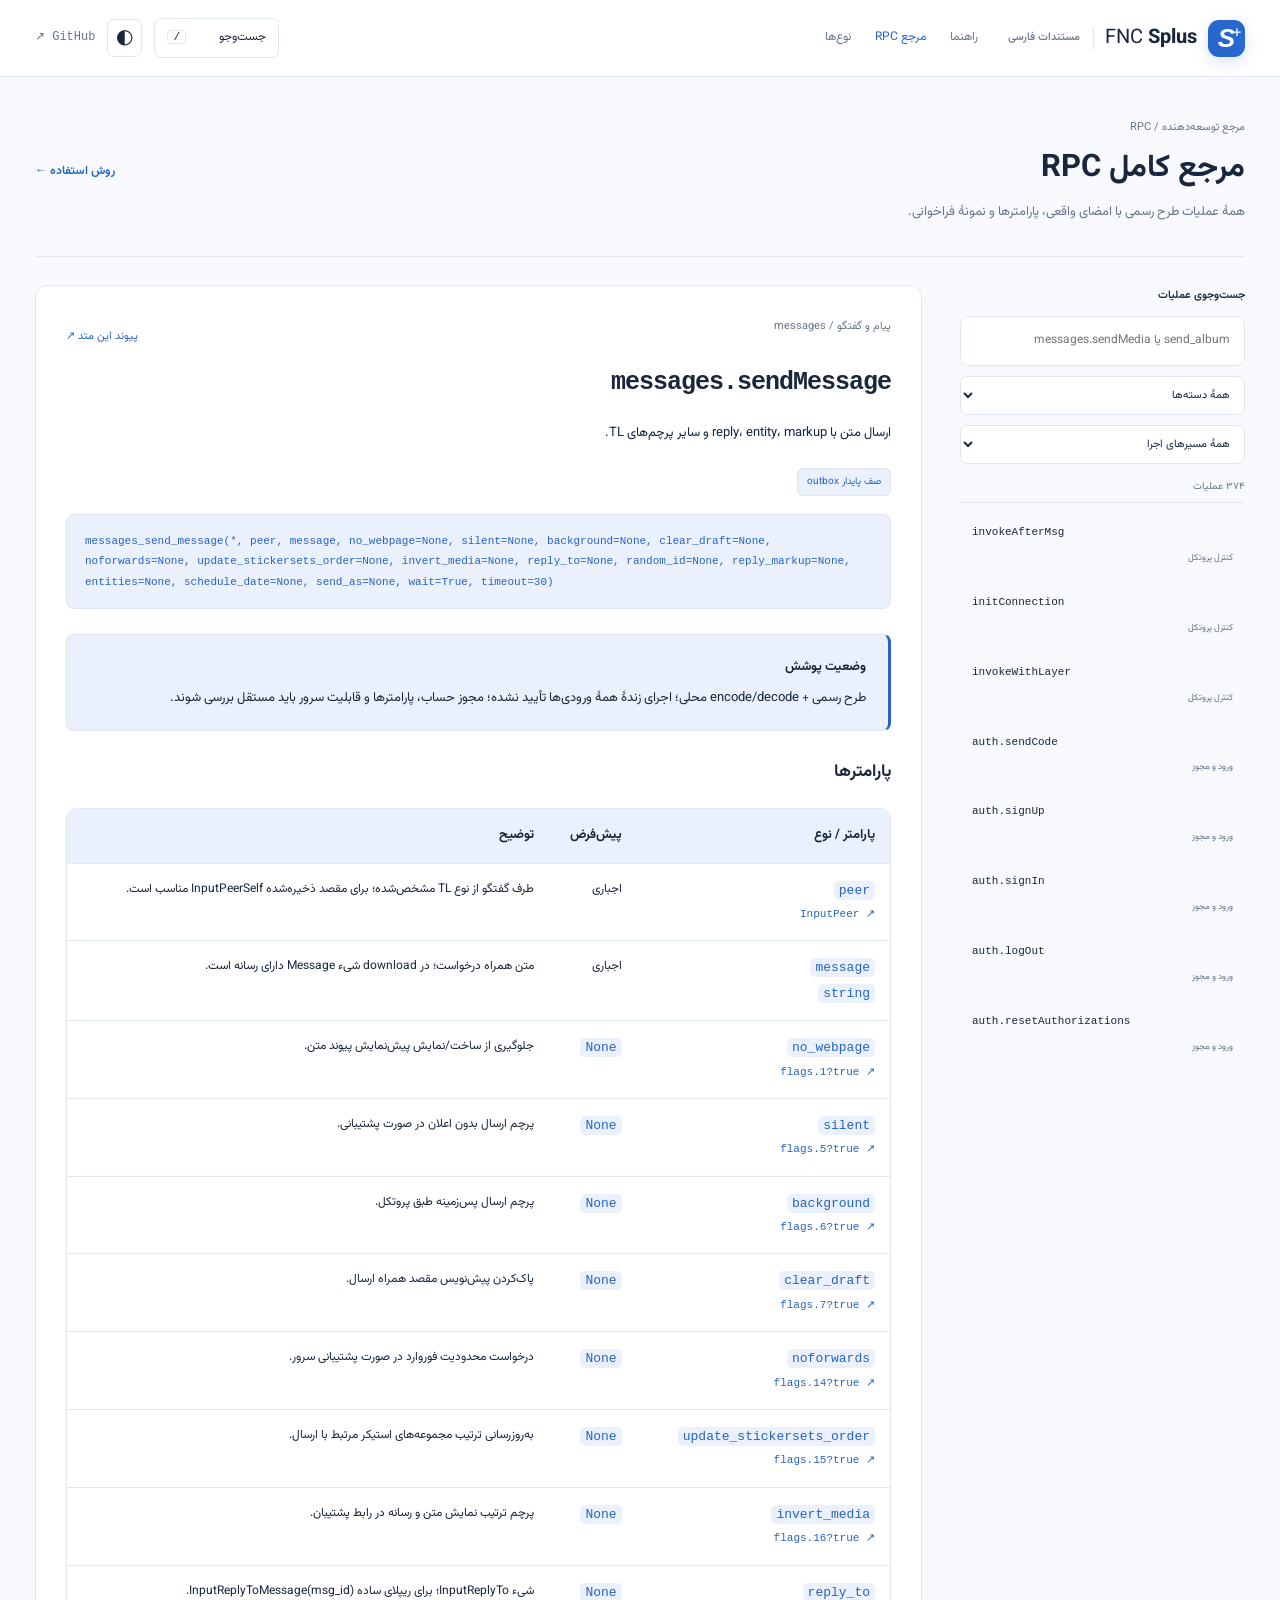
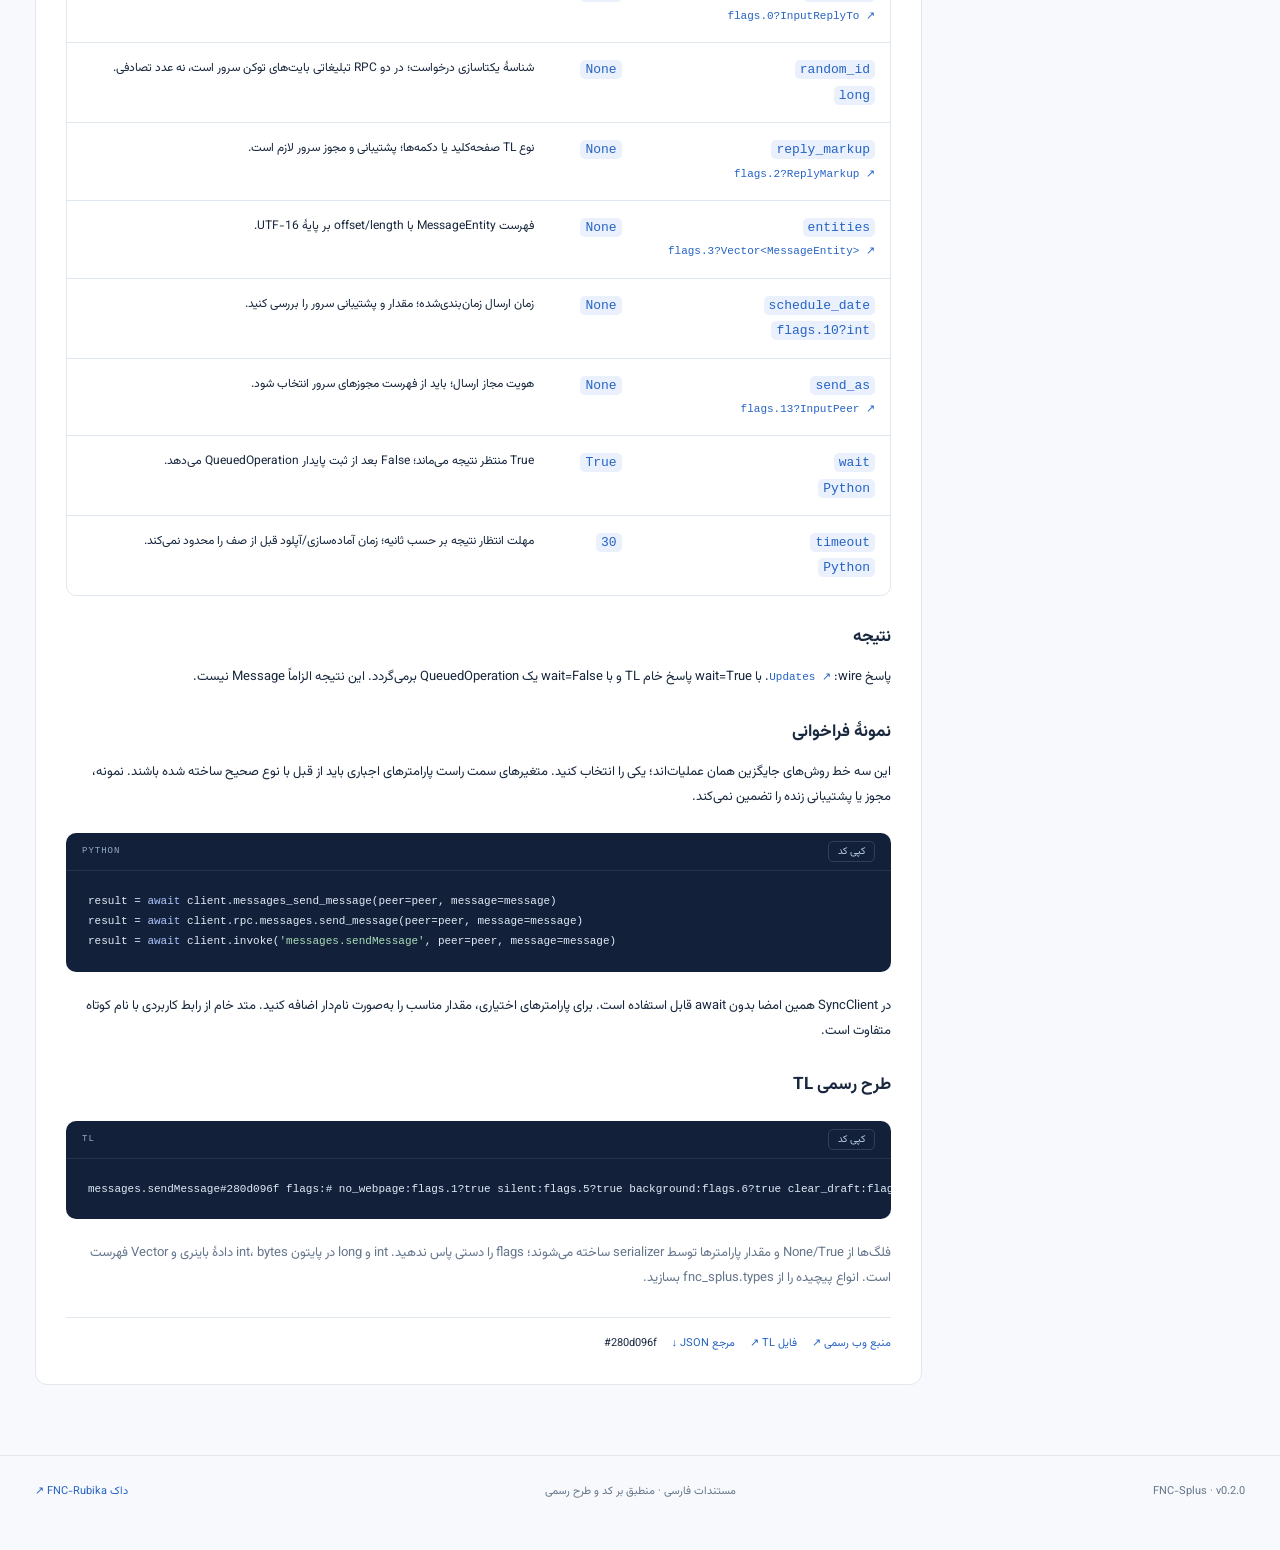
<file: docs/site/api.html>
<!doctype html>
<html lang="fa" dir="rtl" data-theme="light"><head><meta charset="utf-8"><meta name="viewport" content="width=device-width,initial-scale=1"><meta name="description" content="مستندات فارسی FNC-Splus؛ ورود و سشن، پیام و آلبوم، ایونت و مرجع کامل متدهای سروش پلاس."><meta name="theme-color" content="#f7f9fc"><title>مرجع کامل RPC — FNC-Splus</title><link rel="icon" href="favicon.svg" type="image/svg+xml"><link rel="stylesheet" href="styles.css"><script src="reference.js" defer></script><script src="docs.js" defer></script></head><body data-page="api"><a class="skip-link" href="#main">رفتن به محتوا</a><header class="site-header"><div class="header-inner">
<a class="brand" href="index.html"><span class="brand-icon" aria-hidden="true">S<span>+</span></span><span dir="ltr">FNC <b>Splus</b></span><span class="brand-caption">مستندات فارسی</span></a>
<nav class="top-nav" aria-label="ناوبری اصلی"><a href="index.html">راهنما</a><a href="api.html">مرجع RPC</a><a href="types.html">نوع‌ها</a></nav>
<div class="header-actions"><button id="search-trigger" aria-label="جست‌وجوی مستندات">جست‌وجو <kbd>/</kbd></button><button id="theme-toggle" aria-label="تغییر تم">◐</button><a class="github-link" href="https://github.com/HamidrezaBakhshi8118/FNC-Splus">GitHub ↗</a></div></div></header><main id="main" class="reference-main"><div class="reference-heading"><div><div class="eyebrow">مرجع توسعه‌دهنده / RPC</div><h1>مرجع کامل RPC</h1><p>همهٔ عملیات طرح رسمی با امضای واقعی، پارامترها و نمونهٔ فراخوانی.</p></div><a class="text-button" href="index.html#raw-api">روش استفاده ←</a></div><div class="reference-layout"><aside class="reference-sidebar"><label for="reference-search">جست‌وجوی عملیات</label><input id="reference-search" type="search" placeholder="send_album یا messages.sendMedia" autocomplete="off"><label class="sr-only" for="reference-group">دسته‌بندی</label><select id="reference-group"><option value="all">همهٔ دسته‌ها</option></select><label class="sr-only" for="reference-kind">مسیر اجرا</label><select id="reference-kind"><option value="all">همهٔ مسیرهای اجرا</option><option value="read">مستقیم در پیاده‌سازی</option><option value="mutation">صف پایدار</option><option value="blocked">کنترل اتصال؛ خارج از invoke</option></select><div class="reference-count" id="reference-count" role="status">374 عملیات</div><div id="reference-list"></div></aside><article id="reference-detail" aria-live="polite"><p class="empty-state">مرجع در حال آماده‌شدن است…</p></article></div></main><footer class="site-footer"><span dir="ltr">FNC-Splus · v0.2.0</span><span>مستندات فارسی · منطبق بر کد و طرح رسمی</span><a href="https://hamidrezabakhshi8118.github.io/">داک FNC-Rubika ↗</a></footer>
<dialog id="search-dialog" aria-labelledby="search-title"><div class="dialog-head"><h2 id="search-title">جست‌وجوی مستندات</h2><button id="search-close" aria-label="بستن جست‌وجو">×</button></div><label class="sr-only" for="doc-search">نام متد یا موضوع</label><input id="doc-search" type="search" placeholder="آلبوم، chat_id، send_video…" autocomplete="off"><div id="search-results"></div></dialog><div id="toast" role="status" aria-live="polite"></div><noscript><p class="callout">مرجع تعاملی RPC و نوع‌ها به JavaScript نیاز دارد. راهنمای اصلی بدون آن خواندنی است. فایل JSON مرجع نیز کنار سایت موجود است.</p></noscript></body></html>
</file>
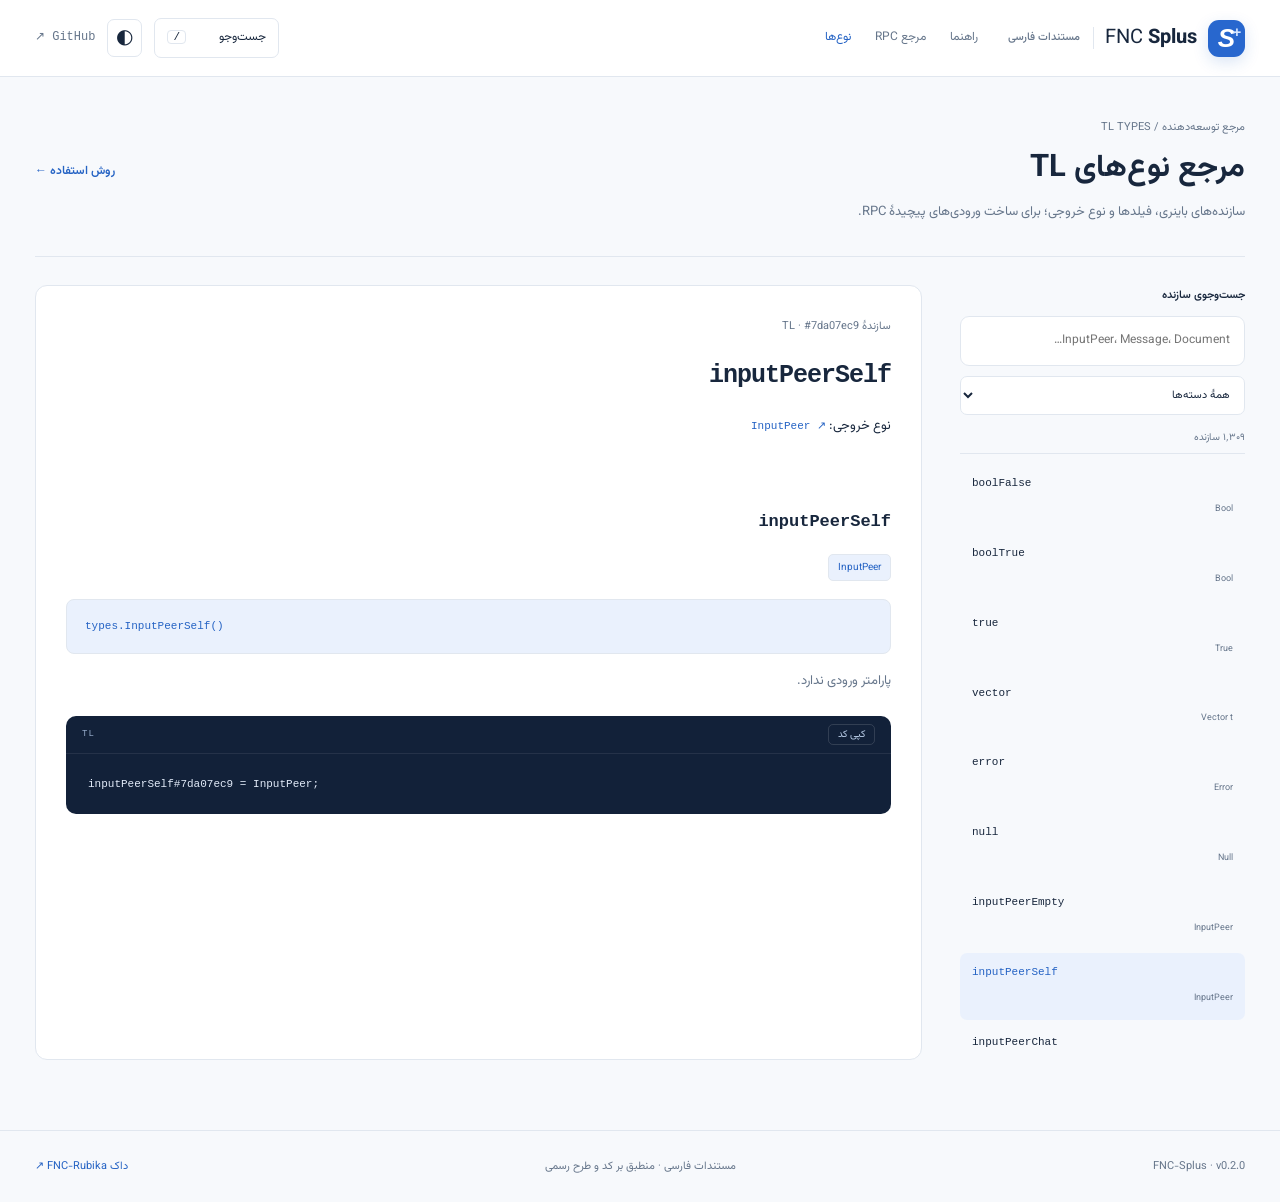
<file: docs/site/types.html>
<!doctype html>
<html lang="fa" dir="rtl" data-theme="light"><head><meta charset="utf-8"><meta name="viewport" content="width=device-width,initial-scale=1"><meta name="description" content="مستندات فارسی FNC-Splus؛ ورود و سشن، پیام و آلبوم، ایونت و مرجع کامل متدهای سروش پلاس."><meta name="theme-color" content="#f7f9fc"><title>مرجع نوع‌های TL — FNC-Splus</title><link rel="icon" href="favicon.svg" type="image/svg+xml"><link rel="stylesheet" href="styles.css"><script src="reference.js" defer></script><script src="docs.js" defer></script></head><body data-page="types"><a class="skip-link" href="#main">رفتن به محتوا</a><header class="site-header"><div class="header-inner">
<a class="brand" href="index.html"><span class="brand-icon" aria-hidden="true">S<span>+</span></span><span dir="ltr">FNC <b>Splus</b></span><span class="brand-caption">مستندات فارسی</span></a>
<nav class="top-nav" aria-label="ناوبری اصلی"><a href="index.html">راهنما</a><a href="api.html">مرجع RPC</a><a href="types.html">نوع‌ها</a></nav>
<div class="header-actions"><button id="search-trigger" aria-label="جست‌وجوی مستندات">جست‌وجو <kbd>/</kbd></button><button id="theme-toggle" aria-label="تغییر تم">◐</button><a class="github-link" href="https://github.com/HamidrezaBakhshi8118/FNC-Splus">GitHub ↗</a></div></div></header><main id="main" class="reference-main"><div class="reference-heading"><div><div class="eyebrow">مرجع توسعه‌دهنده / TL TYPES</div><h1>مرجع نوع‌های TL</h1><p>سازنده‌های باینری، فیلدها و نوع خروجی؛ برای ساخت ورودی‌های پیچیدهٔ RPC.</p></div><a class="text-button" href="index.html#raw-api">روش استفاده ←</a></div><div class="reference-layout"><aside class="reference-sidebar"><label for="reference-search">جست‌وجوی سازنده</label><input id="reference-search" type="search" placeholder="InputPeer، Message، Document…" autocomplete="off"><label class="sr-only" for="reference-group">دسته‌بندی</label><select id="reference-group"><option value="all">همهٔ دسته‌ها</option></select><div class="reference-count" id="reference-count" role="status">1309 سازنده</div><div id="reference-list"></div></aside><article id="reference-detail" aria-live="polite"><p class="empty-state">مرجع در حال آماده‌شدن است…</p></article></div></main><footer class="site-footer"><span dir="ltr">FNC-Splus · v0.2.0</span><span>مستندات فارسی · منطبق بر کد و طرح رسمی</span><a href="https://hamidrezabakhshi8118.github.io/">داک FNC-Rubika ↗</a></footer>
<dialog id="search-dialog" aria-labelledby="search-title"><div class="dialog-head"><h2 id="search-title">جست‌وجوی مستندات</h2><button id="search-close" aria-label="بستن جست‌وجو">×</button></div><label class="sr-only" for="doc-search">نام متد یا موضوع</label><input id="doc-search" type="search" placeholder="آلبوم، chat_id، send_video…" autocomplete="off"><div id="search-results"></div></dialog><div id="toast" role="status" aria-live="polite"></div><noscript><p class="callout">مرجع تعاملی RPC و نوع‌ها به JavaScript نیاز دارد. راهنمای اصلی بدون آن خواندنی است. فایل JSON مرجع نیز کنار سایت موجود است.</p></noscript></body></html>
</file>
<file: docs/site/styles.css>
@font-face{font-family:Vazirmatn;src:url('fonts/Vazirmatn.woff2') format('woff2');font-weight:100 900;font-display:swap}
:root{--bg:#f7f9fc;--surface:#fff;--text:#18273d;--muted:#66768b;--line:#e1e7ef;--accent:#2563c4;--soft:#eaf1fd;--code:#122139;--code-text:#e2ebf9;--shadow:0 20px 70px #1b386210;color-scheme:light}
html[data-theme=dark]{--bg:#111a28;--surface:#172438;--text:#e2ebf6;--muted:#a2b1c6;--line:#2b3c53;--accent:#8bb8ff;--soft:#213758;--code:#0b1423;--code-text:#e2ebf9;--shadow:0 20px 70px #0003;color-scheme:dark}
*{box-sizing:border-box}html{scroll-behavior:smooth;scroll-padding-top:100px}body{margin:0;color:var(--text);background:var(--bg);font:15px/1.95 Vazirmatn,Tahoma,sans-serif}a{color:var(--accent);text-decoration:none}button,input,select{font:inherit}button{cursor:pointer;color:inherit}button,input,select{border:1px solid var(--line);background:var(--surface)}button,a,input,select,summary{outline-offset:4px}button:focus-visible,a:focus-visible,input:focus-visible,select:focus-visible,summary:focus-visible{outline:2px solid var(--accent)}[hidden]{display:none!important}::selection{background:#c4dcff;color:#10213a}p{margin:0 0 19px}h1,h2,h3,h4{line-height:1.55;margin:0;color:var(--text)}h1{font-size:40px}h2{font-size:28px;letter-spacing:-.6px;margin-bottom:24px}h3{font-size:20px;margin:28px 0 15px}h4{font-size:15px;margin:22px 0 10px}code,kbd,pre{font-family:'Cascadia Code',Consolas,monospace;direction:ltr;unicode-bidi:isolate}p code,td code,.callout code{font-size:13px;border-radius:5px;background:var(--soft);color:var(--accent);padding:2px 5px;overflow-wrap:anywhere}pre{white-space:pre;overflow:auto;line-height:1.85;font-size:13px;margin:0;tab-size:4}pre code{font-family:inherit}kbd{border:1px solid var(--line);border-radius:4px;padding:0 5px;font-size:11px}table{border-collapse:collapse;width:100%;font-size:13px;text-align:right}th,td{border-bottom:1px solid var(--line);padding:14px 15px;vertical-align:top}th{font-weight:700;background:var(--soft);white-space:nowrap}td:first-child{min-width:130px}td code{white-space:normal}tr:last-child td{border-bottom:0}.table-wrap{overflow-x:auto;border:1px solid var(--line);border-radius:10px;margin:23px 0}input[type=search]{width:100%;padding:12px 14px;border-radius:9px;color:var(--text);outline-offset:2px}select{width:100%;padding:9px 10px;border-radius:7px;color:var(--text)}.muted{color:var(--muted)}.sr-only{position:absolute;width:1px;height:1px;padding:0;margin:-1px;overflow:hidden;clip:rect(0,0,0,0);white-space:nowrap;border:0}.skip-link{position:fixed;top:-100px;right:15px;z-index:100;background:var(--surface);padding:10px 20px;border:1px solid var(--accent);border-radius:7px}.skip-link:focus{top:10px}
.site-header{height:77px;background:var(--surface);border-bottom:1px solid var(--line);position:sticky;top:0;z-index:20}.header-inner{max-width:1500px;height:100%;margin:auto;display:flex;align-items:center;gap:30px;padding:0 35px}.brand{display:flex;align-items:center;gap:11px;color:var(--text);font-family:Vazirmatn,sans-serif;font-size:20px;white-space:nowrap}.brand b{font-weight:750}.brand-icon{display:flex;align-items:center;justify-content:center;width:37px;height:37px;border-radius:11px;background:#2867ce;color:#fff;font:italic 800 26px Arial,sans-serif;position:relative;box-shadow:0 5px 15px #2462c32b}.brand-icon span{font-size:15px;position:absolute;right:4px;top:3px;color:#d6e6ff}.brand-caption{font-size:11px;font-weight:500;color:var(--muted);border-right:1px solid var(--line);padding-right:13px}.top-nav{display:flex;gap:24px;font-size:12px}.top-nav a{color:var(--muted)}.top-nav a.active{color:var(--accent)}.header-actions{margin-right:auto;display:flex;gap:12px;align-items:center;font-size:12px}.header-actions button{padding:7px 12px;border-radius:7px}.header-actions #theme-toggle{font-size:20px;line-height:1.2;width:35px;padding:6px}.header-actions kbd{margin-right:30px}.github-link{font-family:Consolas,monospace;color:var(--muted)}
.guide-layout{max-width:1390px;display:grid;grid-template-columns:245px minmax(0,1fr);gap:70px;padding:0 35px;margin:auto}.sidebar{position:sticky;top:77px;height:calc(100vh - 77px);padding:32px 0;overflow:auto;scrollbar-width:thin}.sidebar-kicker{display:flex;align-items:center;justify-content:space-between;color:var(--muted);font-size:11px;padding:0 11px 16px}.sidebar-kicker span{direction:ltr;font-family:Consolas,monospace;font-size:10px;padding:0 6px;border:1px solid var(--line);border-radius:4px}.sidebar nav{display:grid;gap:3px}.nav-link{display:flex;justify-content:space-between;gap:10px;align-items:center;color:var(--muted);font-size:12px;padding:8px 11px;border-radius:7px}.nav-link small{font-family:Consolas,monospace;font-size:10px;color:var(--muted);opacity:.65}.nav-link:hover{color:var(--accent);background:var(--soft)}.nav-link.active{color:var(--accent);background:var(--soft);font-weight:650}.sidebar-reference{display:grid;font-size:12px;margin:20px 10px 0;padding-top:18px;border-top:1px solid var(--line)}.sidebar-reference span{font-size:10px;color:var(--muted)}.guide-main{min-width:0;max-width:900px;padding-bottom:70px}.guide-main>section{padding:58px 0 20px;scroll-margin-top:0}.guide-main>section+section{border-top:1px solid var(--line);margin-top:30px}.guide-main>section.hero{padding-top:53px}.eyebrow{display:flex;align-items:center;gap:8px;font-size:11px;color:var(--muted);margin-bottom:20px}.status-dot{width:6px;height:6px;display:inline-block;border-radius:50%;background:#43a086;box-shadow:0 0 0 4px #43a08614}.hero h1{font-size:47px;letter-spacing:-1.8px;line-height:1.58;font-weight:800}.hero h1 span{color:var(--accent)}.hero-lead{max-width:650px;font-size:15px;line-height:2.1;color:var(--muted);margin:20px 0 24px}.hero-lead bdi{color:var(--text)}.hero-actions{display:flex;align-items:center;gap:24px;margin:25px 0 35px}.primary-button{display:inline-flex;gap:25px;align-items:center;background:#2867ce;color:#fff;border:1px solid #2867ce;border-radius:8px;padding:10px 19px;font-size:12px;font-weight:600;box-shadow:0 5px 15px #2462c322}.text-button{font-size:12px;font-weight:600}.hero-terminal{border-radius:12px;overflow:hidden;background:var(--code);box-shadow:var(--shadow);color:var(--code-text)}.terminal-bar{direction:ltr;display:flex;gap:20px;align-items:center;padding:12px 20px;border-bottom:1px solid #ffffff14;font:11px Consolas,monospace;color:#a5b7d0}.terminal-dots{color:#6a809d;font-size:9px;letter-spacing:4px}.terminal-label{margin-left:auto;font-size:8px;letter-spacing:1px}.hero-terminal pre{padding:23px 28px;font-size:13px}.terminal-foot{font-size:10px;padding:12px 23px;border-top:1px solid #ffffff14;color:#a5b7d0;display:flex;gap:20px;justify-content:space-between}.metric-strip{display:grid;grid-template-columns:repeat(3,1fr);margin:28px 0 34px;border-bottom:1px solid var(--line);padding-bottom:25px}.metric-strip a{display:flex;align-items:center;gap:12px;padding:0 20px;border-left:1px solid var(--line)}.metric-strip a:first-child{padding-right:0}.metric-strip a:last-child{border-left:0}.metric-strip strong{font:500 28px Consolas,monospace;color:var(--text)}.metric-strip span{font-size:10px;color:var(--muted)}.section-label{font-size:10px;letter-spacing:1px;color:var(--accent);margin-bottom:12px}.callout{background:var(--soft);border:1px solid var(--line);border-right:3px solid var(--accent);border-radius:8px;padding:19px 22px;margin:25px 0;font-size:12px;line-height:2}.callout b{display:block;font-size:13px;margin-bottom:5px}.callout p:last-child{margin:0}.warning{border-right-color:#b58b30;background:color-mix(in srgb,var(--surface) 90%,#ca9a28 10%)}.code-card{margin:22px 0;border-radius:10px;overflow:hidden;background:var(--code);color:var(--code-text)}.code-bar{padding:8px 16px;border-bottom:1px solid #ffffff14;display:flex;direction:ltr;align-items:center;justify-content:space-between;font:9px Consolas,monospace;color:#95abc9;letter-spacing:1px}.code-bar button{font:10px Vazirmatn,sans-serif;border:1px solid #ffffff22;color:#bacee9;background:transparent;padding:2px 9px;border-radius:5px;letter-spacing:0}.code-card pre{padding:20px 22px;font-size:12px}.syntax-comment{color:#93a5bb}.syntax-string{color:#abddb9}.syntax-keyword{color:#aec3ff}.syntax-number{color:#f2cb93}.file-tree{padding:20px 25px;background:var(--surface);border:1px solid var(--line);border-radius:9px;font:12px/2 Consolas,monospace;text-align:left;margin-bottom:22px}.file-tree>span{color:var(--accent)}.file-tree>div{padding-left:18px}.file-tree em{font-size:10px;color:var(--muted);font-style:normal;margin-left:20px}details{border:1px solid var(--line);border-radius:9px;background:var(--surface);margin:10px 0}summary{cursor:pointer;padding:15px 18px;font-size:13px;font-weight:600}details>p{padding:0 18px 18px;font-size:13px;margin:0}.client-method summary{display:flex;align-items:center;gap:20px;list-style:none}.client-method summary code{font-size:13px;min-width:140px;color:var(--accent);font-weight:600}.client-method summary>span{font-size:12px;font-weight:450;color:var(--muted)}.client-method summary .expand-icon{margin-right:auto;font-size:20px}.client-method[open] .expand-icon{transform:rotate(45deg)}.method-content{padding:0 20px 18px;font-size:13px}.signature{background:var(--soft);border:1px solid var(--line);padding:16px 18px;border-radius:8px;color:var(--accent);font-size:12px;margin:15px 0;white-space:pre-wrap;overflow-wrap:anywhere}.badge{font-size:10px;display:inline-block;border:1px solid var(--line);background:var(--soft);color:var(--accent);padding:3px 9px;border-radius:5px;margin:3px 0}.badge.warning{color:#9a7024}.reference-search{margin:20px 0}.reference-search label{font-size:12px;display:block;margin-bottom:6px}.empty-state{color:var(--muted);padding:25px;text-align:center;font-size:13px}.site-footer{border-top:1px solid var(--line);padding:25px 35px;max-width:1390px;margin:auto;display:flex;align-items:center;justify-content:space-between;gap:20px;font-size:11px;color:var(--muted)}
.reference-main{max-width:1390px;padding:40px 35px 70px;margin:auto;min-height:calc(100vh - 160px)}.reference-heading{display:flex;align-items:center;justify-content:space-between;gap:30px;border-bottom:1px solid var(--line);padding-bottom:30px;margin-bottom:28px}.reference-heading .eyebrow{margin-bottom:7px}.reference-heading h1{font-size:31px;margin-bottom:7px}.reference-heading p{color:var(--muted);font-size:13px;margin:0}.reference-layout{display:grid;grid-template-columns:285px minmax(0,1fr);gap:38px}.reference-sidebar{position:sticky;top:100px;align-self:start;max-height:calc(100vh - 125px);display:flex;flex-direction:column;gap:10px;min-height:350px}.reference-sidebar>label{font-size:11px;font-weight:600}.reference-sidebar input{font-size:12px}.reference-sidebar select{font-size:11px}.reference-count{font-size:10px;color:var(--muted);display:flex;justify-content:space-between;padding:3px 0 6px;border-bottom:1px solid var(--line)}#reference-list{overflow:auto;scrollbar-width:thin;display:flex;flex-direction:column;gap:3px;min-height:150px}#reference-list button{display:block;text-align:right;border:0;background:transparent;padding:10px 12px;flex-shrink:0;border-radius:7px;line-height:1.8}#reference-list button:hover,#reference-list button.active{background:var(--soft)}#reference-list button code{display:block;text-align:left;font-size:11px;color:var(--text);overflow-wrap:anywhere}#reference-list button.active code{color:var(--accent)}#reference-list button small{font-size:9px;color:var(--muted)}#reference-detail{min-width:0;background:var(--surface);border:1px solid var(--line);border-radius:12px;padding:30px}#reference-detail h2{font-size:25px;margin:7px 0 18px;font-family:Consolas,monospace;overflow-wrap:anywhere;direction:ltr;text-align:right;letter-spacing:-1px}#reference-detail p{font-size:13px}#reference-detail h3{font-size:17px}#reference-detail .table-wrap{font-size:12px}#reference-detail td{font-size:12px;min-width:0}#reference-detail .type-link{font:11px Consolas,monospace;direction:ltr;display:inline-block;overflow-wrap:anywhere}#reference-detail .signature{font-size:11px}#reference-detail .code-card pre{font-size:11px}.source-links{display:flex;flex-wrap:wrap;gap:15px;font-size:11px;margin-top:25px;border-top:1px solid var(--line);padding-top:15px}.type-family{border-top:1px solid var(--line);padding:22px 0;margin-top:20px}.type-family:first-of-type{border-top:0}.type-family h3{font-family:Consolas,monospace;direction:ltr;text-align:right;overflow-wrap:anywhere}.reference-detail-top{display:flex;gap:7px;align-items:center;flex-wrap:wrap;justify-content:space-between}.permalink{font-size:11px}
dialog{width:min(700px,calc(100vw - 35px));max-height:80vh;border:1px solid var(--line);border-radius:15px;background:var(--surface);color:var(--text);padding:22px;box-shadow:var(--shadow)}dialog::backdrop{background:#0c1e37aa;backdrop-filter:blur(4px)}.dialog-head{display:flex;justify-content:space-between;align-items:center;margin-bottom:15px}.dialog-head h2{font-size:18px;margin:0}.dialog-head button{border:0;font-size:24px;background:transparent}#search-results{display:grid;margin-top:15px;max-height:50vh;overflow:auto;gap:5px}.search-result{padding:13px;border:1px solid var(--line);border-radius:8px;display:grid;gap:2px}.search-result:hover{background:var(--soft)}.search-result strong{font-size:12px}.search-result span{font-size:10px;color:var(--muted)}#toast{position:fixed;bottom:25px;left:50%;transform:translate(-50%,15px);opacity:0;pointer-events:none;border:1px solid var(--line);background:var(--surface);color:var(--text);border-radius:8px;padding:9px 20px;font-size:12px;z-index:99;transition:.2s}#toast.visible{opacity:1;transform:translate(-50%,0)}
@media(min-width:1450px){.guide-layout{gap:95px}.guide-main{padding-left:35px}.hero h1{font-size:53px}}
@media(max-width:1150px){.header-inner{padding:0 22px;gap:20px}.brand-caption{display:none}.guide-layout{grid-template-columns:215px minmax(0,1fr);gap:35px;padding:0 25px}.hero h1{font-size:40px}.metric-strip a{gap:8px;padding:0 10px}.metric-strip strong{font-size:24px}.reference-layout{grid-template-columns:245px minmax(0,1fr);gap:25px}.reference-main{padding:30px 22px}.top-nav{gap:16px}.header-actions kbd{margin-right:15px}#reference-detail{padding:23px}.reference-heading h1{font-size:28px}}
@media(max-width:800px){.top-nav{gap:12px}.github-link{display:none}.guide-layout{grid-template-columns:1fr;gap:0;padding:0 24px}.sidebar{display:none}.guide-main{max-width:none}.hero h1{font-size:38px}.reference-layout{grid-template-columns:210px minmax(0,1fr);gap:18px}.reference-main{padding:25px 18px}#reference-detail{padding:18px}.brand{font-size:17px}.header-actions{gap:7px}.header-actions #search-trigger{font-size:0}.header-actions #search-trigger kbd{font-size:11px;margin:0}.reference-heading p{font-size:11px}.client-method summary{gap:10px}.client-method summary code{min-width:125px}.site-footer{flex-wrap:wrap}}
@media(max-width:580px){.header-inner{padding:0 14px;gap:14px}.top-nav{gap:10px;font-size:10px}.brand{font-size:15px;gap:7px}.brand-icon{width:30px;height:30px;font-size:22px}.header-actions{gap:5px}.header-actions button{padding:5px}.header-actions #theme-toggle{width:29px}.site-header{height:65px}.guide-main>section.hero{padding-top:30px}.hero h1{font-size:32px}.hero-lead{font-size:13px}.hero-terminal pre{font-size:10px;padding:18px 15px}.terminal-foot{font-size:8px;gap:5px;padding:10px 14px}.metric-strip a{display:grid;gap:0}.metric-strip strong{font-size:24px}.metric-strip span{font-size:8px}.hero-actions{gap:17px}.primary-button{font-size:11px;gap:15px}.reference-layout{grid-template-columns:1fr}.reference-sidebar{position:relative;top:0;min-height:0;max-height:340px}.reference-sidebar #reference-list{max-height:180px;min-height:90px;border-bottom:1px solid var(--line)}.reference-heading{gap:12px}.reference-heading h1{font-size:24px}.reference-heading>a{display:none}#reference-detail h2{font-size:22px}.client-method summary>span:not(.expand-icon){display:none}.guide-main>section{padding-top:38px}h2{font-size:24px}.code-card pre{font-size:10px;padding:16px 14px}.site-footer{font-size:10px;padding:20px 24px}.file-tree{font-size:10px;padding:16px}.file-tree em{display:none}}
@media(prefers-reduced-motion:reduce){html{scroll-behavior:auto}*{transition:none!important}}
</file>
